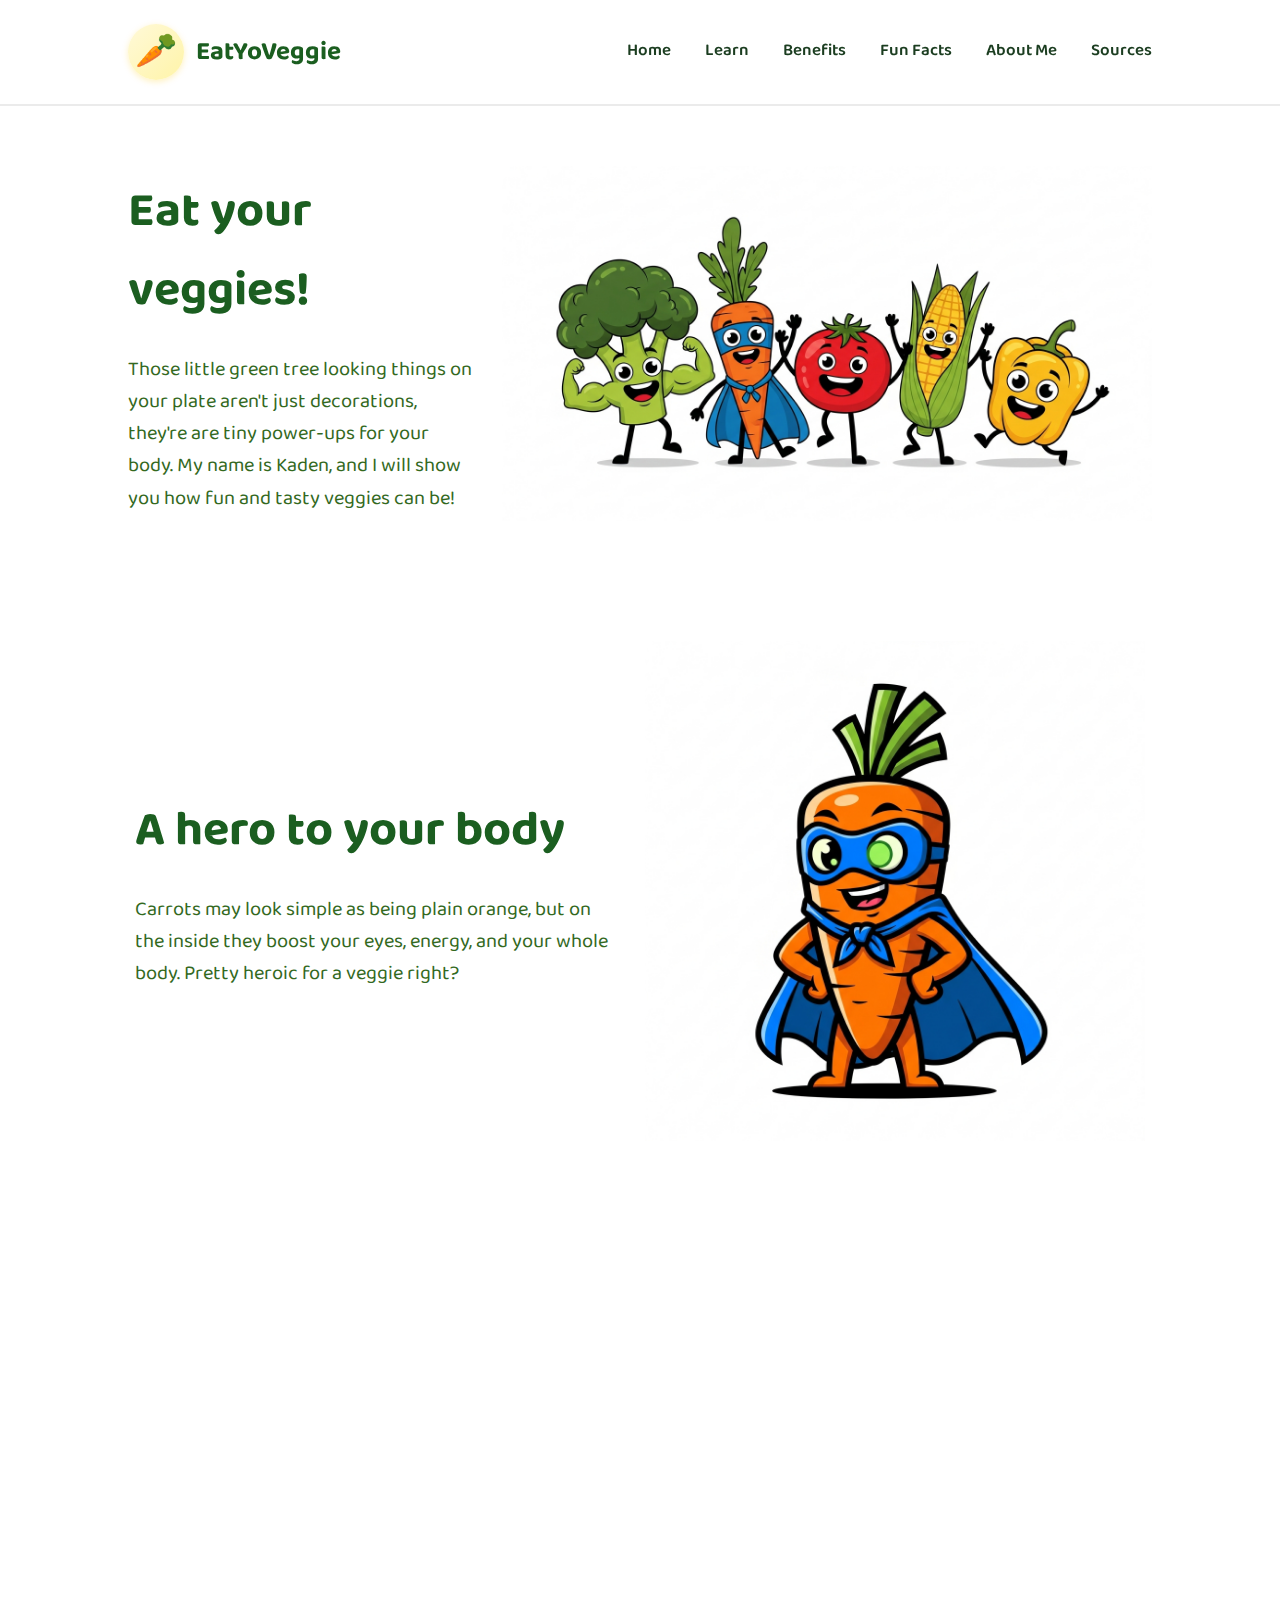
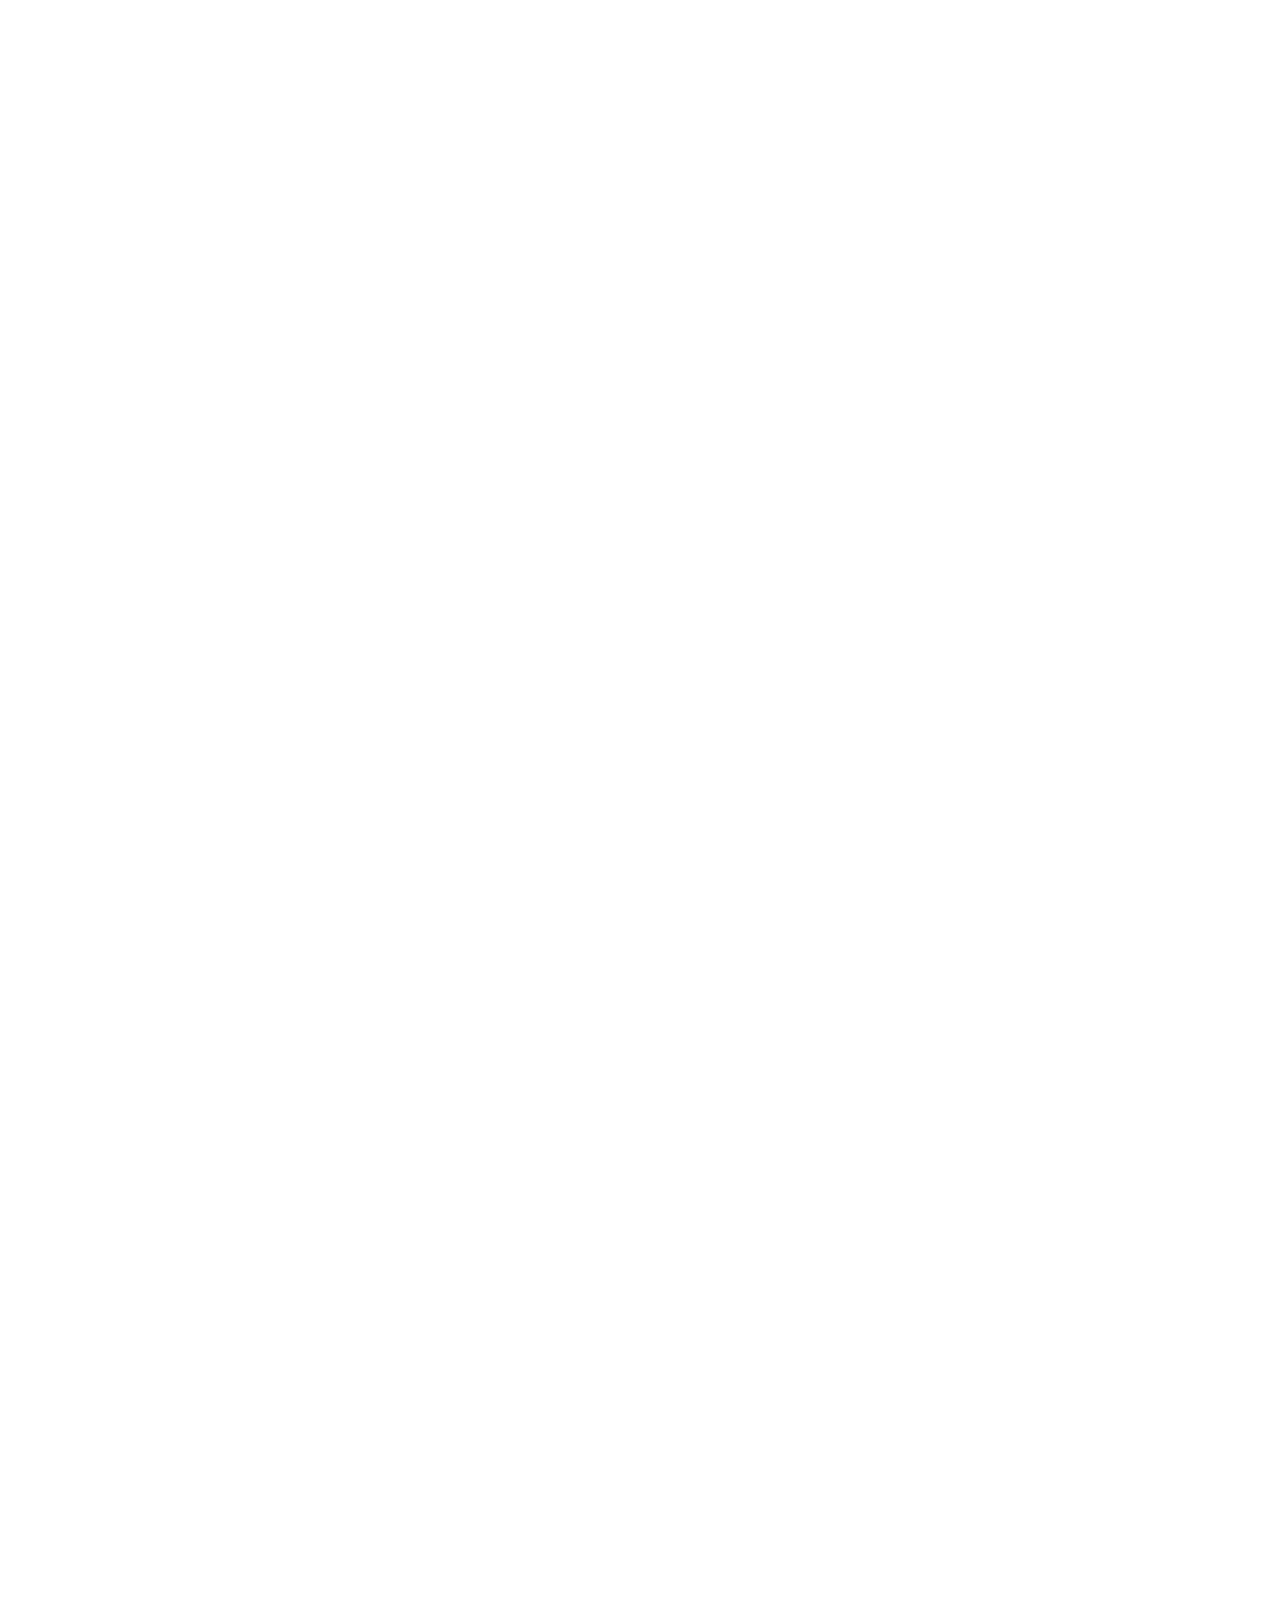
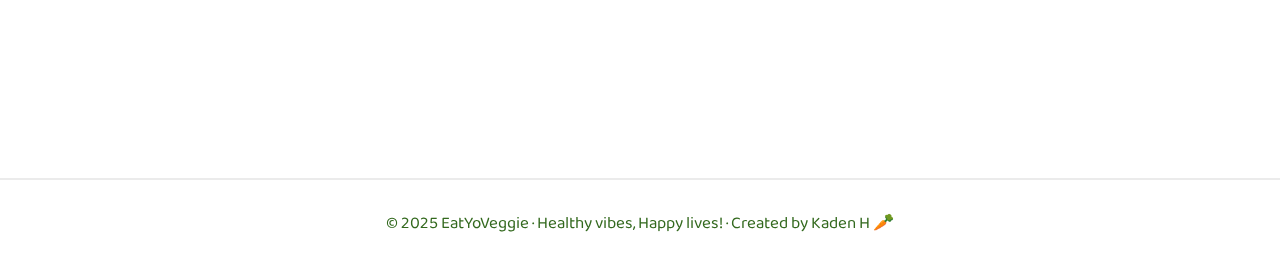
<file: index.html>
<!DOCTYPE html>
<html lang="en">
<head>
<meta charset="UTF-8">
<meta name="viewport" content="width=device-width, initial-scale=1.0">
<title>EatYoVeggie - Healthy vibes, happy lives!</title>
<link rel="icon" type="image/png" href="eatyoveggielogo.png">
<link href="https://fonts.googleapis.com/css2?family=Baloo+2:wght@600;700&display=swap" rel="stylesheet">

<style>
:root {
  --text: #1B5E20;
  --muted: #33691E;
  font-size: 13px;
}

/* GLOBAL RESET */
* { box-sizing: border-box; margin: 0; padding: 0; }
body {
  font-family: 'Baloo 2', sans-serif;
  color: var(--text);
  overflow-x: hidden;
  background: white;
  background-size: 300% 300%;
  animation: bgShift 18s ease infinite;
}

@keyframes bgShift {
  0%   { background-position: 0% 50%; }
  50%  { background-position: 100% 50%; }
  100% { background-position: 0% 50%; }
}

/* NAV BAR */
header {
  position: sticky;
  top: 0;
  z-index: 100;
  background: rgba(255,255,255,0.85);
  backdrop-filter: blur(8px);
  padding: 24px 10%; 
  display: flex;
  justify-content: space-between;
  align-items: center;
  border-bottom: 2px solid rgba(0,0,0,0.08);
}
.brand {
  display: flex;
  align-items: center;
  gap: 12px;
  font-weight: 700;
  font-size: 2rem;
}
.brand .cat {
  width: 56px;
  height: 56px;
  display: grid;
  place-items: center;
  font-size: 34px;
  background: linear-gradient(135deg, #FFF9D8, #FFF4A8);
  box-shadow: 0 2px 6px rgba(255, 200, 0, 0.25);
  border-radius:50%
}
nav { display: flex; gap: 34px; }
nav a {
  text-decoration: none;
  font-size: 1.3rem;
  font-weight: 600;
  color: #1B3D20;
  padding-bottom: 4px;
  position: relative;
  transition: 0.25s ease;
}
nav a::after {
  content: "";
  position: absolute;
  bottom: 0;
  left: 0;
  width: 0%;
  height: 3px;
  background: #2E7D32;
  transition: width 0.25s ease;
}
nav a:hover { color: #2E7D32; }
nav a:hover::after { width: 100%; }

/* SECTIONS */
.section {
  padding: 60px 10%;
  position: relative;
}

/* Default spacing (hero only) */
.with-img {
  display: flex;
  align-items: center;
  justify-content: center;
  gap: 30px;
}

/* Balanced spacing for all sections */
.section:nth-of-type(2) .with-img,
.section:nth-of-type(3) .with-img,
.section:nth-of-type(4) .with-img {
  gap: 30px;
}

/* Extra spacing for Kaden's Mission */
.section:nth-of-type(5) .with-img {
  gap: 60px;
}

.section:nth-of-type(5) .section-text {
  margin-left: 80px;
}

.alt-right { flex-direction: row-reverse; }

.section h1, .section h2 {
  font-size: 3.75rem;
  margin-bottom: 24px;
}
.section p {
  max-width: 480px;  /*change length of text boxes */
  color: var(--muted);
  font-size: 1.55rem;
  line-height: 1.6;
}

/* IMAGE SIZES */
.hero-img,
.first-img { max-width: 825px; }
.section-img { max-width: 600px; }

/* SCROLL ANIMATIONS */
.with-img img {
  opacity: 0;
  transform: translateY(30px) scale(0.96);
  transition: all 1.2s ease-out;
}
.section-text {
  opacity: 0;
  transform: translateY(30px);
  transition: all 1.2s ease-out;
}
.section.show img,
.section.show .section-text {
  opacity: 1;
  transform: translateY(0);
}

/* MOBILE */
@media(max-width:960px){
  .with-img { flex-direction: column; text-align: center; }
  .hero-img,
  .first-img,
  .section-img { max-width: 90%; }
}

/* FOOTER */
footer {
  text-align: center;
  padding: 30px 0;
  color: var(--muted);
  font-size: 1.3rem;
  border-top: 2px solid rgba(0,0,0,0.08);
  backdrop-filter: blur(4px);
}
</style>
</head>

<body>

<header>
  <div class="brand">
    <div class="cat">🥕</div>
    EatYoVeggie
  </div>

  <nav>
    <a href="index.html">Home</a>
    <a href="learn.html">Learn</a>
    <a href="benefits.html">Benefits</a>
    <a href="fun_facts.html">Fun Facts</a>
    <a href="about_me.html">About Me</a>
    <a href="source.html">Sources</a>
  </nav>
</header>

<main>

<section class="section with-img">
  <div class="section-text">
    <h1>Eat your veggies!</h1>
    <p>Those little green tree looking things on your plate aren't just decorations, they're are tiny power-ups for your body. My name is Kaden, and I will show you how fun and tasty veggies can be! </p>
  </div>
  <img class="hero-img" src="Veggie_Heros.png" width = "650" alt="Veggie Mascot">
</section>

<section class="section with-img">
  <div class="section-text">
    <h2>A hero to your body</h2>
    <p>Carrots may look simple as being plain orange, but on the inside they boost your eyes, energy, and your whole body. Pretty heroic for a veggie right?</p>
  </div>
  <img class="hero-img" src="Carrot_Hero.png" width="500" alt="Carrot Hero">
</section>

<section class="section with-img alt-right">
  <div class="section-text">
    <h2>Learn more fun facts!</h2>
    <p>Did you know carrots can make you run faster?
      Okay, not literally, but they do boost your eyes, energy, and focus. Pretty amazing for a tiny orange veggie, right?</p>
  </div>
  <img class="hero-img" src="Carrot_Bro.png" width="550" alt="Fun Facts">
</section>

<section class="section with-img">
  <div class="section-text">
    <h2>Health Benefits</h2>
    <p>Think veggies are weak? Tell that to our broccoli with biceps! Packed with vitamins, minerals, and natural energy. Veggies give you real strength, look at him! He never skips a day, and neither should you!</p>
  </div>
  <img class="section-img" src="Strong_brocoli.png" alt="Benefits">
</section>

<section class="section with-img alt-right">
  <div class="section-text">
    <h2>Kaden's Mission</h2>
    <p>Now, as a high school freshman, I want to share what I’ve learned and help others discover how delicious and beneficial vegetables can be. Maybe one day veggies won’t be leftovers on your plate, and you’ll see why your parents insisted on them. </p>
  </div>
  <img class="section-img" src="Kaden_Looking.png" width="500" alt="Kaden Mission">
</section>

</main>

<footer>
  © 2025 EatYoVeggie · Healthy vibes, Happy lives! · Created by Kaden H 🥕
</footer>

<script>
const sections = document.querySelectorAll('.section');
const observer = new IntersectionObserver((entries)=>{
  entries.forEach(entry=>{
    if(entry.isIntersecting){
      entry.target.classList.add('show');
    }
  });
},{threshold:0.75});

sections.forEach(sec => observer.observe(sec));
</script>

</body>
</html>
</file>
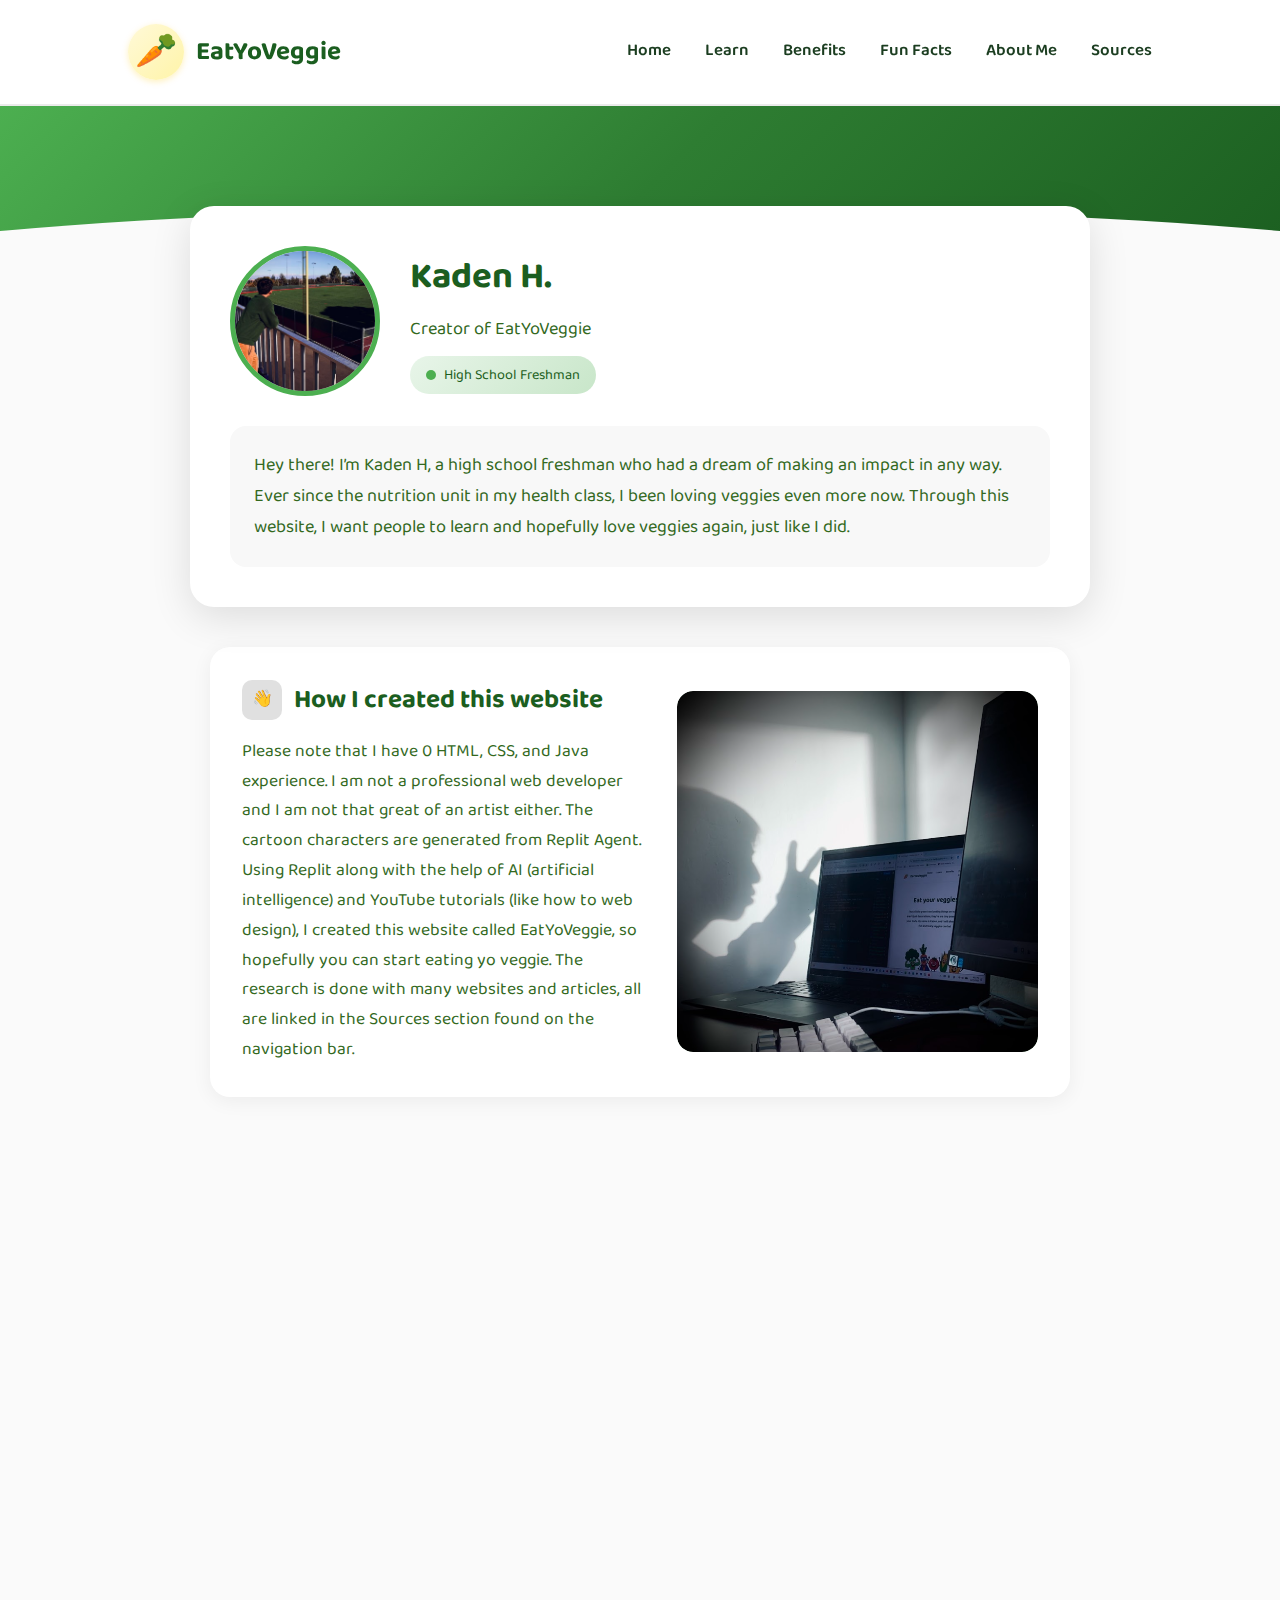
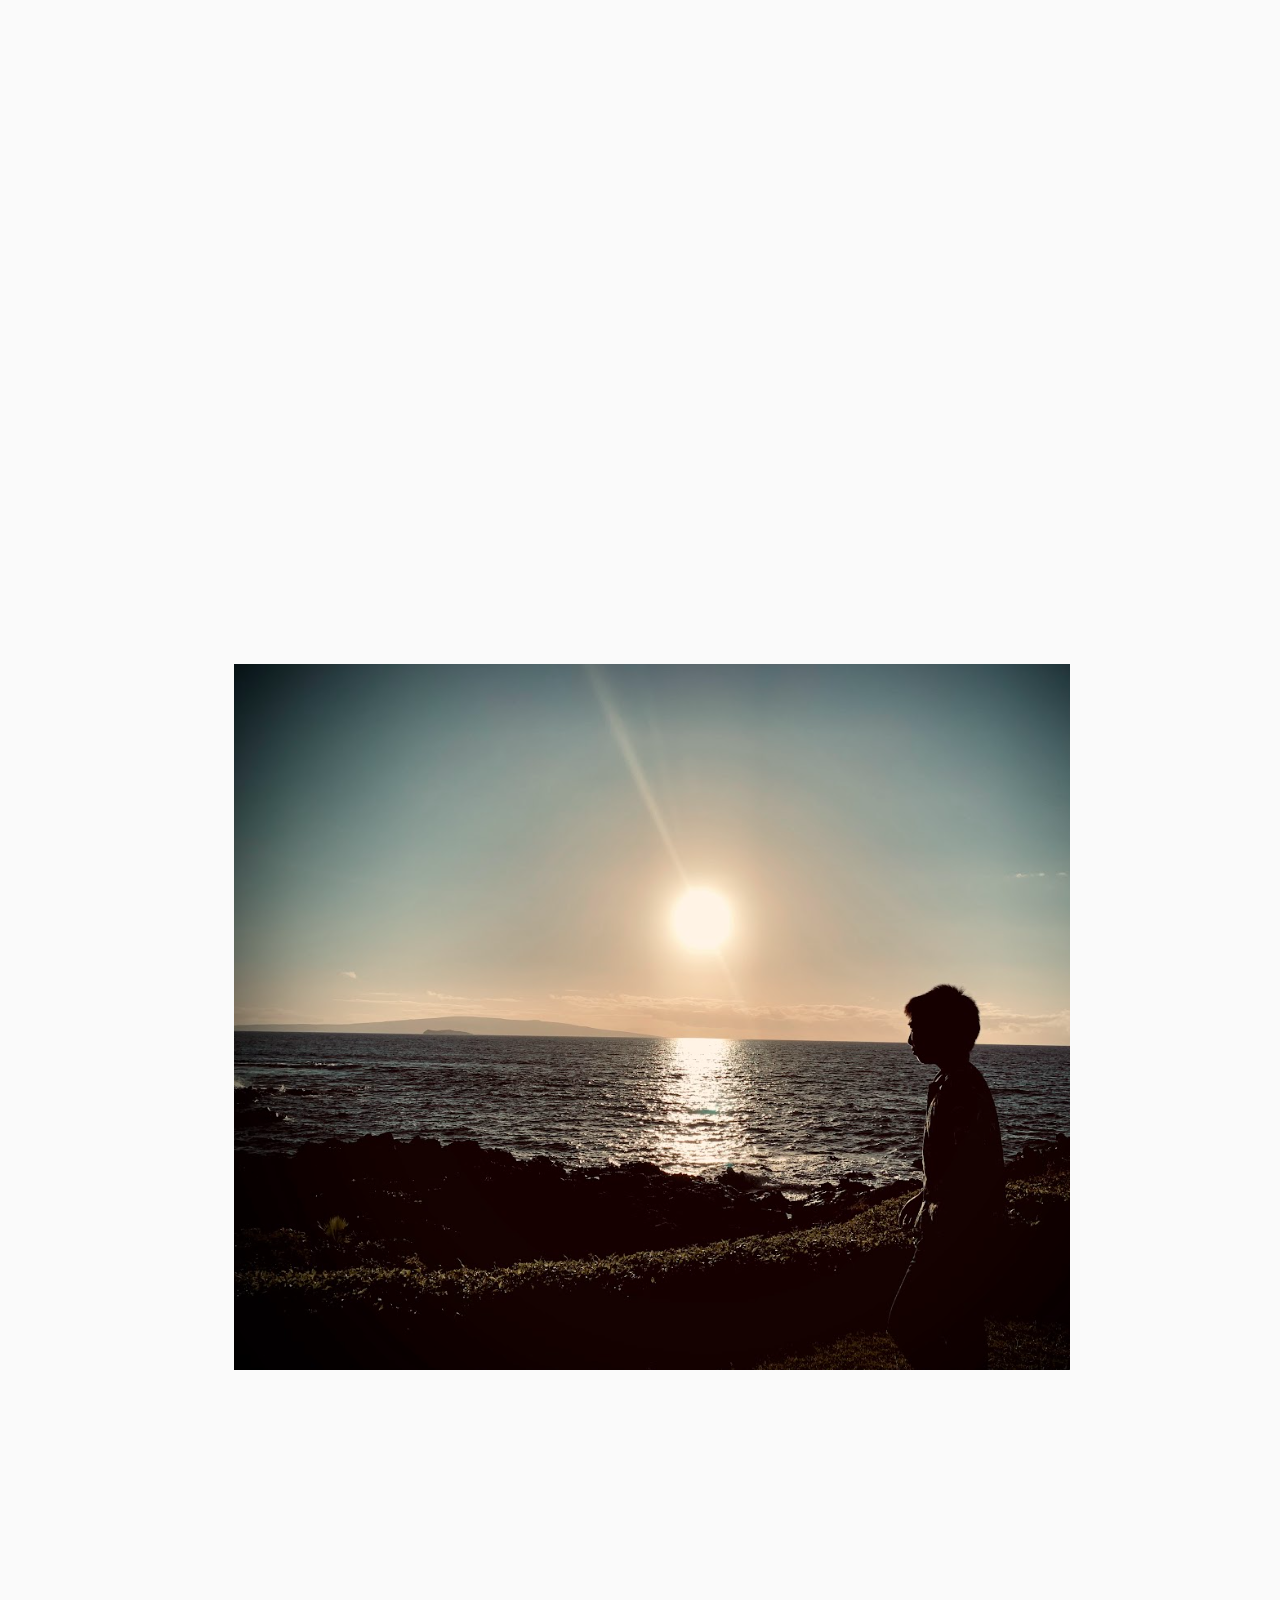
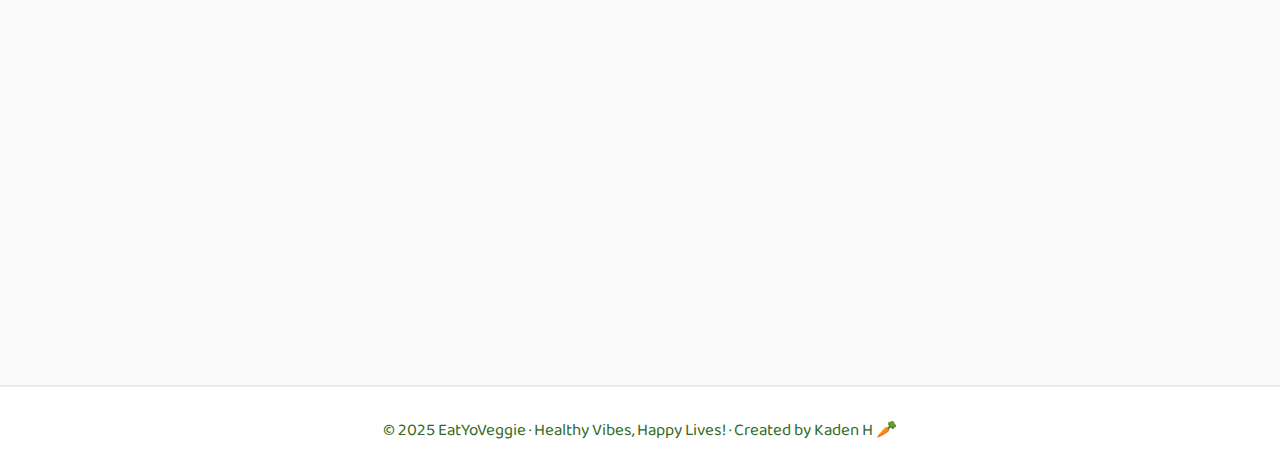
<file: about_me.html>
<!DOCTYPE html>
<html lang="en">
<head>
<meta charset="UTF-8">
<meta name="viewport" content="width=device-width, initial-scale=1.0">
<title>About Me • EatYoVeggie</title>
<link rel="icon" type="image/png" href="eatyoveggielogo.png">
<link href="https://fonts.googleapis.com/css2?family=Baloo+2:wght@600;700&display=swap" rel="stylesheet">

<style>
:root {
  --text: #1B5E20;
  --muted: #33691E;
  font-size: 13px;
}

* { box-sizing: border-box; margin: 0; padding: 0; }
body {
  font-family: 'Baloo 2', sans-serif;
  color: var(--text);
  overflow-x: hidden;
  background: #fafafa;
}

header {
  position: sticky;
  top: 0;
  z-index: 100;
  background: rgba(255,255,255,0.85);
  backdrop-filter: blur(8px);
  padding: 24px 10%; 
  display: flex;
  justify-content: space-between;
  align-items: center;
  border-bottom: 2px solid rgba(0,0,0,0.08);
}
.brand {
  display: flex;
  align-items: center;
  gap: 12px;
  font-weight: 700;
  font-size: 2rem;
}
.brand .cat {
  width: 56px;
  height: 56px;
  display: grid;
  place-items: center;
  font-size: 34px;
  background: linear-gradient(135deg, #FFF9D8, #FFF4A8);
  box-shadow: 0 2px 6px rgba(255, 200, 0, 0.25);
  border-radius:50%
}
nav { display: flex; gap: 34px; }
nav a {
  text-decoration: none;
  font-size: 1.3rem;
  font-weight: 600;
  color: #1B3D20;
  padding-bottom: 4px;
  position: relative;
  transition: 0.25s ease;
}
nav a::after {
  content: "";
  position: absolute;
  bottom: 0;
  left: 0;
  width: 0%;
  height: 3px;
  background: #2E7D32;
  transition: width 0.25s ease;
}
nav a:hover { color: #2E7D32; }
nav a:hover::after { width: 100%; }

.profile-header {
  background: linear-gradient(135deg, #4CAF50 0%, #2E7D32 50%, #1B5E20 100%);
  padding: 60px 10% 120px;
  position: relative;
}
.profile-header::after {
  content: "";
  position: absolute;
  bottom: -1px;
  left: 0;
  right: 0;
  height: 80px;
  background: #fafafa;
  clip-path: ellipse(70% 100% at 50% 100%);
}

.profile-card {
  max-width: 900px;
  margin: -80px auto 40px;
  background: white;
  border-radius: 24px;
  box-shadow: 0 10px 40px rgba(0,0,0,0.12);
  padding: 40px;
  position: relative;
  z-index: 10;
}

.profile-top {
  display: flex;
  align-items: center;
  gap: 30px;
  margin-bottom: 30px;
}

.profile-pic {
  width: 150px;
  height: 150px;
  border-radius: 50%;
  border: 5px solid #4CAF50;
  object-fit: cover;
  background: linear-gradient(135deg, #E8F5E9, #C8E6C9);
  display: flex;
  align-items: center;
  justify-content: center;
  font-size: 4rem;
  flex-shrink: 0;
}
.profile-pic img {
  width: 100%;
  height: 100%;
  border-radius: 50%;
  object-fit: cover;
}

.profile-info h1 {
  font-size: 2.8rem;
  margin-bottom: 8px;
}
.profile-info .tagline {
  font-size: 1.4rem;
  color: var(--muted);
}
.profile-info .status {
  display: inline-flex;
  align-items: center;
  gap: 8px;
  margin-top: 12px;
  padding: 8px 16px;
  background: linear-gradient(135deg, #E8F5E9, #C8E6C9);
  border-radius: 20px;
  font-size: 1.1rem;
}
.profile-info .status::before {
  content: "";
  width: 10px;
  height: 10px;
  background: #4CAF50;
  border-radius: 50%;
}

.profile-description {
  padding: 24px;
  background: #f8f8f8;
  border-radius: 16px;
  font-size: 1.4rem;
  line-height: 1.7;
  color: var(--muted);
}

.section-container {
  max-width: 900px;
  margin: 0 auto 40px;
  padding: 0 20px;
}

.about-section {
  background: white;
  border-radius: 20px;
  padding: 32px;
  margin-bottom: 24px;
  box-shadow: 0 4px 20px rgba(0,0,0,0.06);
  opacity: 0;
  transform: translateY(20px);
  transition: all 0.6s ease;
}
.about-section.show {
  opacity: 1;
  transform: translateY(0);
}

.about-section h2 {
  font-size: 2rem;
  margin-bottom: 16px;
  display: flex;
  align-items: center;
  gap: 12px;
}
.about-section h2 .icon {
  width: 40px;
  height: 40px;
  background: #e0e0e0; 
  border-radius: 10px;
  display: grid;
  place-items: center;
  font-size: 1.3rem;
}

.about-section p, .about-section ul {
  font-size: 1.35rem;
  line-height: 1.7;
  color: var(--muted);
}

.about-section ul {
  list-style: none;
  padding-left: 0;
}
.about-section ul li {
  padding: 8px 0;
  padding-left: 28px;
  position: relative;
}
.about-section ul li::before {
  content: "🥬";
  position: absolute;
  left: 0;
}

.about-with-image {
  display: flex;
  flex-wrap: wrap;
  gap: 24px;
  align-items: center;
}

.about-with-image .about-content {
  flex: 1 1 300px;
}

.about-with-image .image-holder {
  flex: 1 1 250px;
  max-width: 400px;
  aspect-ratio: 1 / 1;
  background: linear-gradient(135deg, #E8F5E9, #C8E6C9);
  border-radius: 16px;
  display: flex;
  align-items: center;
  justify-content: center;
  overflow: hidden;
}

.about-with-image .image-holder img {
  width: 100%;
  height: 100%;
  object-fit: cover;
  border-radius: 16px;
}

.rect-image-holder {
  width: 100%;
  max-width: 900px;
  margin: 20px auto;
  border-radius: 16px;
  overflow: hidden;
  padding: 24px;
}

/* Hobbies Section - Tilt Right */
.about-hobbies {
  display: flex;
  align-items: flex-start;
  gap: 30px;
  flex-wrap: wrap;
}

.about-hobbies .about-content {
  flex: 1 1 300px;
}

.hobby-images {
  flex: 1 1 300px;
  display: flex;
  gap: -40px; /* overlap effect */
  justify-content: flex-end;
  perspective: 1000px;
}

.hobby-img {
  width: 120px;
  height: 200px;
  background-size: cover;
  background-position: center;
  border-radius: 16px;
  transform: rotate(8deg); /* tilt right */
  transition: transform 0.4s ease, z-index 0.4s ease;
  cursor: pointer;
  box-shadow: 0 6px 18px rgba(0,0,0,0.15);
  flex-shrink: 0;
}

.hobby-img:nth-child(1) { transform: rotate(8deg); }
.hobby-img:nth-child(2) { transform: rotate(10deg); }
.hobby-img:nth-child(3) { transform: rotate(12deg); }

.hobby-img:hover {
  transform: rotate(0deg) scale(2);
  z-index: 10;
}

footer {
  text-align: center;
  padding: 30px 0;
  color: var(--muted);
  font-size: 1.3rem;
  border-top: 2px solid rgba(0,0,0,0.08);
  background: white;
}

@media(max-width:768px){
  .profile-top { flex-direction: column; text-align: center; }
  .profile-pic { width: 120px; height: 120px; }
  .profile-card { margin-top: -60px; padding: 24px; }
  .about-with-image, .about-hobbies { flex-direction: column; }
  .hobby-images { justify-content: center; gap: 20px; }
}
</style>
</head>

<body>

<header>
  <div class="brand">
    <div class="cat">🥕</div>
    EatYoVeggie
  </div>

  <nav>
    <a href="index.html">Home</a>
    <a href="learn.html">Learn</a>
    <a href="benefits.html">Benefits</a>
    <a href="fun_facts.html">Fun Facts</a>
    <a href="about_me.html">About Me</a>
    <a href="source.html">Sources</a>
  </nav>
</header>

<div class="profile-header"></div>

<main>

<section class="profile-card">
  <div class="profile-top">
    <div class="profile-pic">
      <img src="Kaden_Looking.png" alt="Profile Picture" onerror="this.style.display='none'; this.parentElement.innerHTML='🧑‍🌾';">
    </div>
    <div class="profile-info">
      <h1>Kaden H.</h1>
      <div class="tagline">Creator of EatYoVeggie</div>
      <div class="status">High School Freshman</div>
    </div>
  </div>

  <div class="profile-description">
    <p>Hey there! I’m Kaden H, a high school freshman who had a dream of making an impact in any way. Ever since the nutrition unit in my health class, I been loving veggies even more now. Through this website, I want people to learn and hopefully love veggies again, just like I did. </p>
  </div>
</section>

<div class="section-container">

  <section class="about-section about-with-image">
    <div class="about-content">
      <h2><span class="icon">👋</span> How I created this website</h2>
      <p>Please note that I have 0 HTML, CSS, and Java experience. I am not a professional web developer and I am not that great of an artist either. The cartoon characters are generated from Replit Agent. Using Replit along with the help of AI (artificial intelligence) and YouTube tutorials (like how to web design), I created this website called EatYoVeggie, so hopefully you can start eating yo veggie. The research is done with many websites and articles, all are linked in the Sources section found on the navigation bar.</p>
    </div>
    <div class="image-holder">
      <img src="about_me_kadenworking.png" alt="Website creation image">
    </div>
  </section>

  <!-- Hobbies Section with Tilted Right Images -->
  <section class="about-section about-hobbies">
    <div class="about-content">
      <h2><span class="icon">❤️</span> My Hobbies</h2>
      <ul>
        <li>I play basketball, table tennis, and Badminton</li>
        <li>I also play the clarinet</li>
        <li>I learn Spanish on Duolingo</li>
        <li>I also like to chat with friends</li>
        <li>I like biking on sunny days</li>
      </ul>
    </div>
    <div class="hobby-images">
      <div class="hobby-img" style="background-image: url('about_me_basketball.png');"></div>
      <div class="hobby-img" style="background-image: url('about_me_bike.png');"></div>
      <div class="hobby-img" style="background-image: url('about_me_duolingo.png');"></div>
    </div>
  </section>

  <section class="about-section">
    <h2><span class="icon">💡</span> What Inspired Me</h2>
    <p>I noticed a lot of teenagers and children don’t like to eat their veggies, and I used to be like them. After learning about all the amazing things veggies can provide for our bodies. I didn’t wait; I immediately got started with the project, even without the programming experience for web development. Some days, I stayed up until 1:00 am working on this project on a school day because I was so eager to make this website come true. </p>
  </section>

  <section class="about-section about-with-image">
    <div class="about-content">
      <h2><span class="icon">🎯</span> My Goals</h2>
      <ul>
        <li>Help the community like vegetables even more.</li>
        <li>Inspire younger kids to eat more nutritious food.</li>
        <li>Make the website better over time with feedback!</li>
      </ul>
    </div>
    <div class="image-holder">
      <img src="goals_reaching.png" alt="Reaching for goals">
    </div>
  </section>

  <div class="rect-image-holder">
    <img src="about_me_kadenbeach.png" alt="Rectangular image">
  </div>

  <!-- FEEDBACK SECTION -->
  <section class="about-section">
    <h2><span class="icon">😃</span> Feedback & Suggestions</h2>
    <p>Since this is my first website, I would love to hear your feedback and suggestions to make it even better. Feel free to reach out, and I’m always open to new ideas. After all, great minds think alike!</p>
    <ul>
      <li>Fill out the feedback form here:  
        <a href="https://docs.google.com/forms/d/e/1FAIpQLSf5bQq1Xbr4ItXiLYpEK9LoMu7AsOX_rrXsm9eaP6ijD-467Q/viewform?usp=sharing&ouid=102776437435832722917" target="_blank">
          Google Feedback Form
        </a>
      </li>
      <li>Email me at:  
        <a href="https://mail.google.com/mail/?view=cm&to=kadeneatyoveggie1127@gmail.com" target="_blank">
          kadeneatyoveggie1127@gmail.com
        </a>
      </li>
    </ul>
  </section>

  <!-- SOURCES SECTION -->
  <section class="about-section rect-image-holder">
    <h2><span class="icon">📚</span> Sources</h2>
    <p>Click below to access the <strong>Sources</strong> page, where you can find all the websites and articles I used to research and create EatYoVeggie.</p>
    <a href="source.html" style="display:inline-block; margin-top:16px; padding:12px 24px; background:#4CAF50; color:white; border-radius:12px; text-decoration:none; font-weight:600; transition:0.3s ease;">
      Go to Sources Page
    </a>
  </section>

</div>

</main>

<footer>
  © 2025 EatYoVeggie · Healthy Vibes, Happy Lives! · Created by Kaden H 🥕
</footer>

<script>
const sections = document.querySelectorAll('.about-section');
const observer = new IntersectionObserver((entries)=>{
  entries.forEach(entry => {
    if(entry.isIntersecting){
      entry.target.classList.add('show');
    }
  });
},{threshold: 0.2});

sections.forEach(sec => observer.observe(sec));
</script>

</body>
</html>
</file>
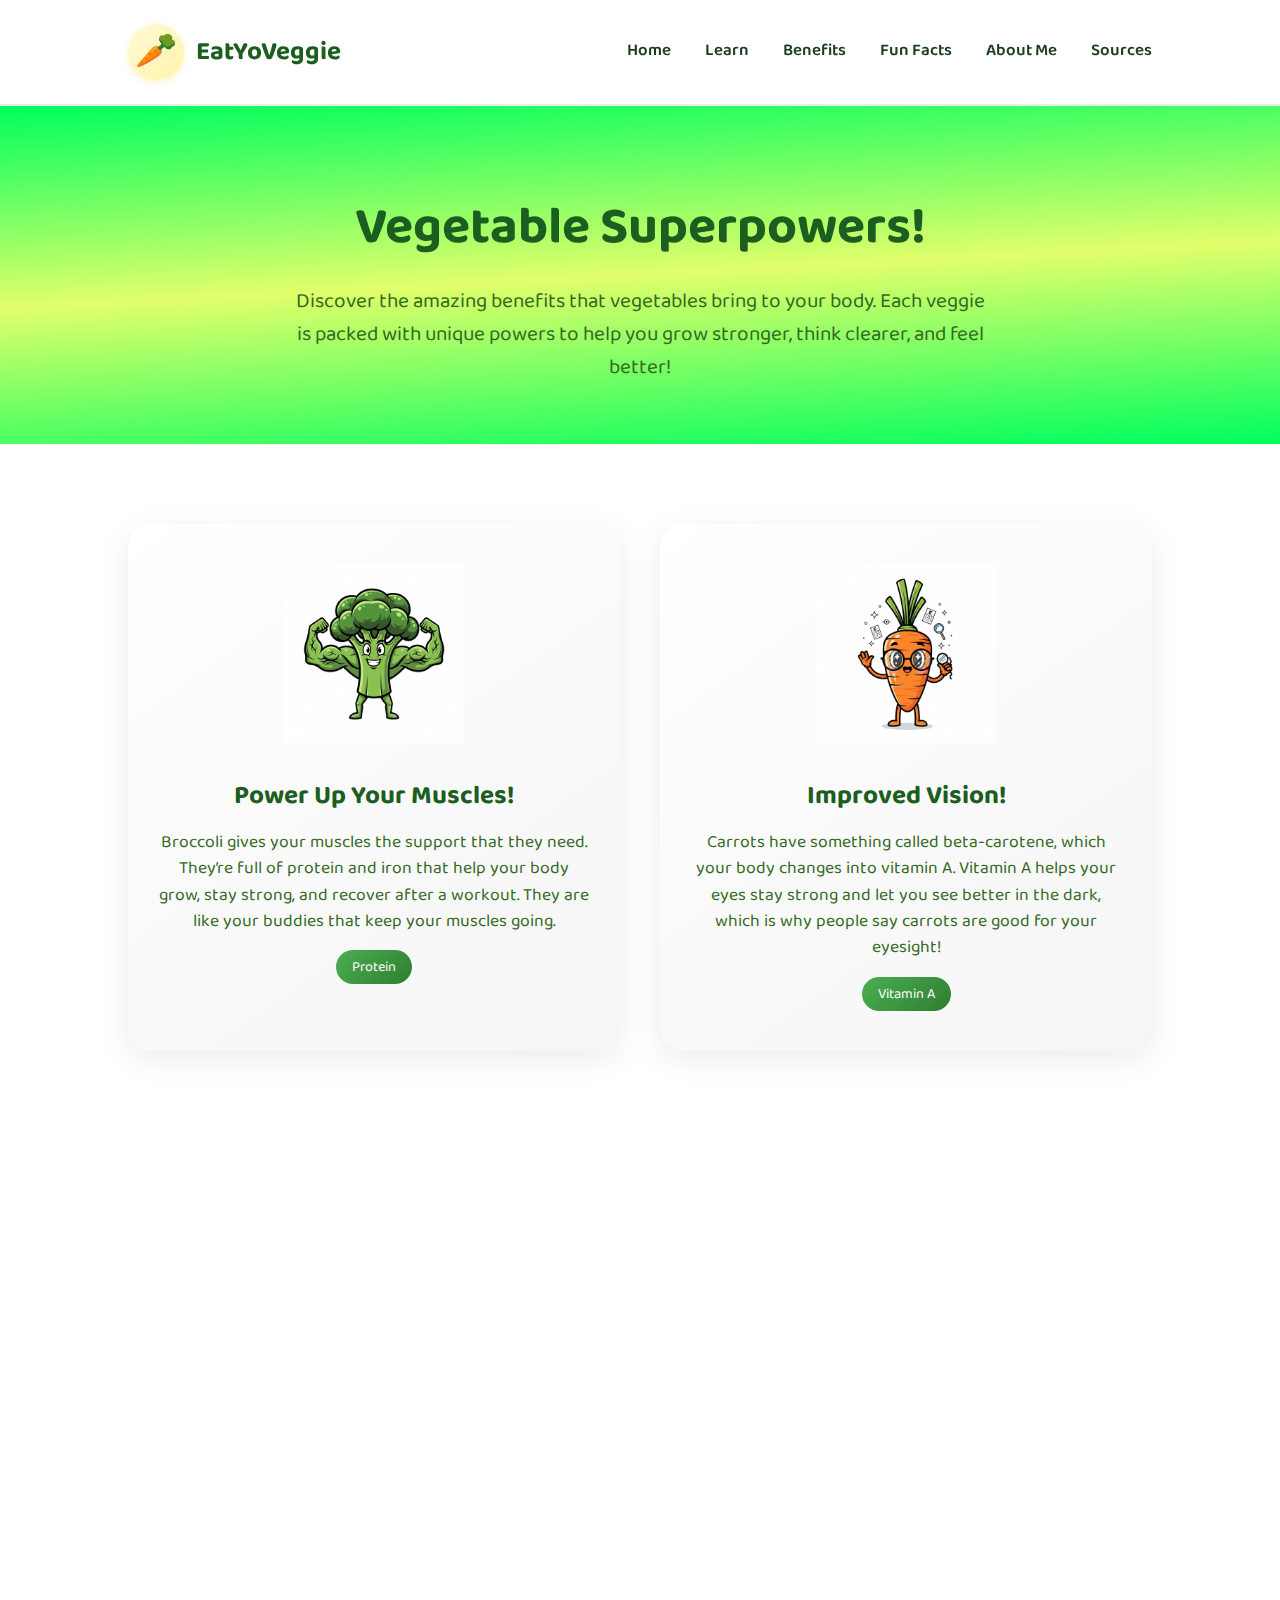
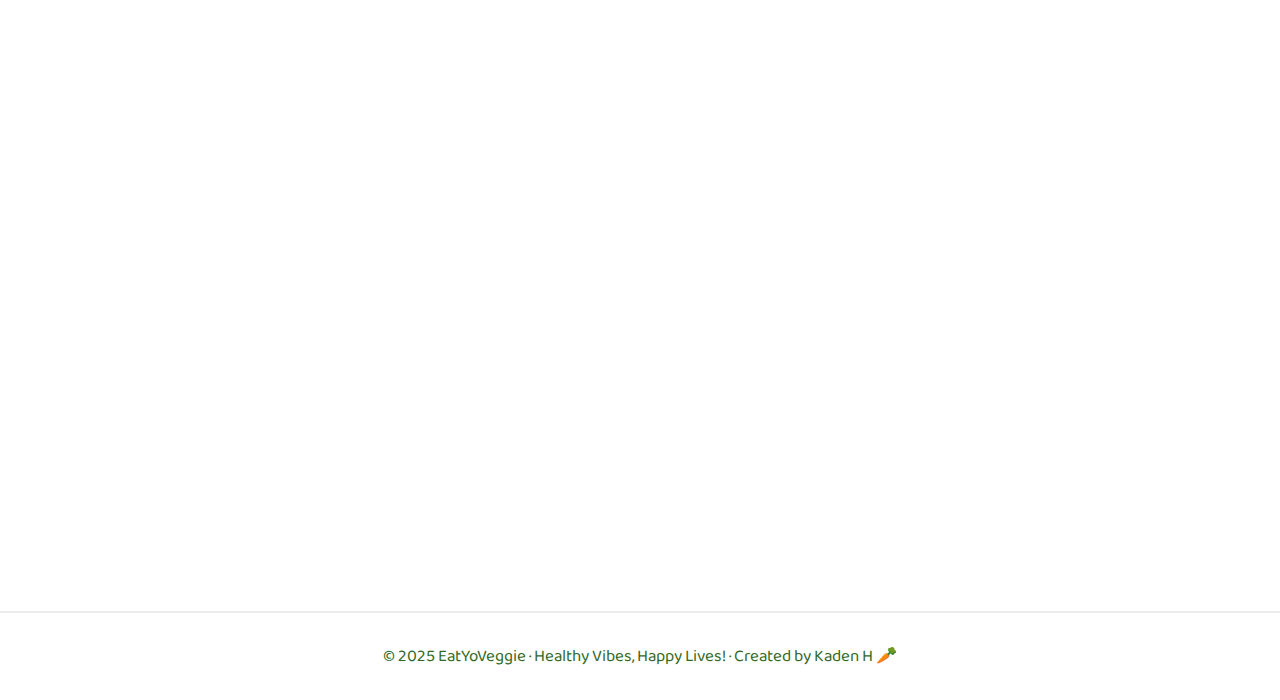
<file: benefits.html>
<!DOCTYPE html>
<html lang="en">
<head>
<meta charset="UTF-8">
<meta name="viewport" content="width=device-width, initial-scale=1.0">
<title>Benefits • EatYoVeggie</title>
<link rel="icon" type="image/png" href="eatyoveggielogo.png">
<link href="https://fonts.googleapis.com/css2?family=Baloo+2:wght@600;700&display=swap" rel="stylesheet">

<style>
:root {
  --text: #1B5E20;
  --muted: #33691E;
  font-size: 13px;
}

* { box-sizing: border-box; margin: 0; padding: 0; }
body {
  font-family: 'Baloo 2', sans-serif;
  color: var(--text);
  overflow-x: hidden;
  background: white;
  background-size: 300% 300%;
  animation: bgShift 18s ease infinite;
}

@keyframes bgShift {
  0%   { background-position: 0% 50%; }
  50%  { background-position: 100% 50%; }
  100% { background-position: 0% 50%; }
}

header {
  position: sticky;
  top: 0;
  z-index: 100;
  background: rgba(255,255,255,0.85);
  backdrop-filter: blur(8px);
  padding: 24px 10%; 
  display: flex;
  justify-content: space-between;
  align-items: center;
  border-bottom: 2px solid rgba(0,0,0,0.08);
}
.brand {
  display: flex;
  align-items: center;
  gap: 12px;
  font-weight: 700;
  font-size: 2rem;
}
.brand .cat {
  width: 56px;
  height: 56px;
  display: grid;
  place-items: center;
  font-size: 34px;
  background: linear-gradient(135deg, #FFF9D8, #FFF4A8);
  box-shadow: 0 2px 6px rgba(255, 200, 0, 0.25);
  border-radius:50%
}
nav { display: flex; gap: 34px; }
nav a {
  text-decoration: none;
  font-size: 1.3rem;
  font-weight: 600;
  color: #1B3D20;
  padding-bottom: 4px;
  position: relative;
  transition: 0.25s ease;
}
nav a::after {
  content: "";
  position: absolute;
  bottom: 0;
  left: 0;
  width: 0%;
  height: 3px;
  background: #2E7D32;
  transition: width 0.25s ease;
}
nav a:hover { color: #2E7D32; }
nav a:hover::after { width: 100%; }

.hero-banner {
  text-align: center;
  padding: 80px 10% 60px;
  /*background: radial-gradient(circle,rgba(218, 255, 201, 1) 19%, rgba(156, 255, 177, 1) 75%, rgba(162, 255, 148, 1) 93%); */
  background: #00ff5e;
  background: linear-gradient(177deg, rgba(0, 255, 94, 1) 0%, rgba(225, 255, 107, 1) 50%, rgba(0, 255, 94, 1) 100%);
}
.hero-banner h1 {
  font-size: 4rem;
  margin-bottom: 16px;
}
.hero-banner p {
  font-size: 1.6rem;
  color: var(--muted);
  max-width: 700px;
  margin: 0 auto;
}

.benefits-grid {
  display: grid;
  grid-template-columns: repeat(auto-fit, minmax(320px, 1fr));
  gap: 40px;
  padding: 80px 10%;
}

.benefit-card {
  background: linear-gradient(145deg, #ffffff, #f5f5f5);
  border-radius: 24px;
  padding: 40px 30px;
  text-align: center;
  box-shadow: 0 8px 32px rgba(0,0,0,0.08);
  transition: transform 0.4s ease, box-shadow 0.4s ease;
  opacity: 0;
  transform: translateY(40px);
}
.benefit-card.show {
  opacity: 1;
  transform: translateY(0);
}
.benefit-card:hover {
  transform: translateY(-8px);
  box-shadow: 0 16px 48px rgba(0,0,0,0.12);
}

.benefit-card img {
  width: 180px;
  height: 180px;
  object-fit: contain;
  margin-bottom: 24px;
  transition: transform 0.3s ease;
}
.benefit-card:hover img {
  transform: scale(1.08);
}

.benefit-card h3 {
  font-size: 2rem;
  margin-bottom: 12px;
  color: var(--text);
}
.benefit-card p {
  font-size: 1.35rem;
  color: var(--muted);
  line-height: 1.5;
}

.benefit-highlight {
  display: inline-block;
  background: linear-gradient(135deg, #4CAF50, #2E7D32);
  color: white;
  padding: 6px 16px;
  border-radius: 20px;
  font-size: 1.1rem;
  margin-top: 16px;
}

.cta-section {
  text-align: center;
  padding: 80px 10%;
  background: linear-gradient(135deg, #C8E6C9 0%, #A5D6A7 100%);
}
.cta-section h2 {
  font-size: 3rem;
  margin-bottom: 20px;
}
.cta-section p {
  font-size: 1.5rem;
  color: var(--muted);
  max-width: 600px;
  margin: 0 auto;
}

footer {
  text-align: center;
  padding: 30px 0;
  color: var(--muted);
  font-size: 1.3rem;
  border-top: 2px solid rgba(0,0,0,0.08);
}

@media(max-width:768px){
  .benefits-grid { grid-template-columns: 1fr; padding: 40px 5%; }
  .hero-banner h1 { font-size: 2.8rem; }
}
</style>
</head>

<body>

<header>
  <div class="brand">
    <div class="cat">🥕</div>
    EatYoVeggie
  </div>

  <nav>
    <a href="index.html">Home</a>
    <a href="learn.html">Learn</a>
    <a href="benefits.html">Benefits</a>
    <a href="fun_facts.html">Fun Facts</a>
    <a href="about_me.html">About Me</a>
    <a href="source.html">Sources</a>
  </nav>
</header>

<section class="hero-banner">
  <h1>Vegetable Superpowers!</h1>
  <p>Discover the amazing benefits that vegetables bring to your body. Each veggie is packed with unique powers to help you grow stronger, think clearer, and feel better!</p>
</section>

<main class="benefits-grid">

  <article class="benefit-card">
    <img src="benefit_strength.png" alt="Strong Broccoli">
    <h3>Power Up Your Muscles!</h3>
    <p>Broccoli gives your muscles the support that they need. They’re full of protein and iron that help your body grow, stay strong, and recover after a workout. They are like your buddies that keep your muscles going.</p>
    <span class="benefit-highlight">Protein</span>
  </article>

  <article class="benefit-card">
    <img src="benefit_vision.png" alt="Carrot Vision">
    <h3>Improved Vision!</h3>
    <p>Carrots have something called beta-carotene, which your body changes into vitamin A. Vitamin A helps your eyes stay strong and let you see better in the dark, which is why people say carrots are good for your eyesight! </p>
    <span class="benefit-highlight">Vitamin A</span>
  </article>

  <article class="benefit-card">
    <img src="benefit_energy.png" alt="Spinach Energy">
    <h3>Stay Energized!</h3>
    <p>Spinach is packed with iron and vitamin B, which your body uses to turn food into energy. Eating these leafy greens helps you stay strong, active, and full of energy all day long, like a superhero in the making!</p>
    <span class="benefit-highlight">Iron</span>
  </article>

  <article class="benefit-card">
    <img src="benefit_heart.png" alt="Tomato Heart">
    <h3>Healthy Heart!</h3>
    <p>Tomatoes have lycopene, a strong antioxidant that helps keep your heart healthy. Red veggies are like friendly helpers for your heart!</p>
    <span class="benefit-highlight">Lycopene</span>
  </article>

  <article class="benefit-card">
    <img src="benefit_immune.png" alt="Pepper Immunity">
    <h3>Shield Against Sickness!</h3>
    <p>Peppers and citrus veggies are full of vitamin C, which helps your immune system stay strong and shield against germs and colds! </p>
    <span class="benefit-highlight">Vitamin C</span>
  </article>

  <article class="benefit-card">
    <img src="Protecting_veggies.png" alt="Pepper Immunity">
    <h3>All-Around Health</h3>
    <p>Vegetables are packed with vitamins, minerals, and fiber that keep your body strong and healthy. Eating a variety of vegetables boosts your energy, supports your immune system, and helps your brain stay sharp.</p>
    <span class="benefit-highlight">All of the above</span>
  </article>

</main>

<footer>
  © 2025 EatYoVeggie · Healthy Vibes, Happy Lives! · Created by Kaden H 🥕
</footer>

<script>
const cards = document.querySelectorAll('.benefit-card');
const observer = new IntersectionObserver((entries)=>{
  entries.forEach((entry, index) => {
    if(entry.isIntersecting){
      setTimeout(() => {
        entry.target.classList.add('show');
      }, index * 100);
    }
  });
},{threshold: 0.2});

cards.forEach(card => observer.observe(card));
</script>

</body>
</html>
</file>
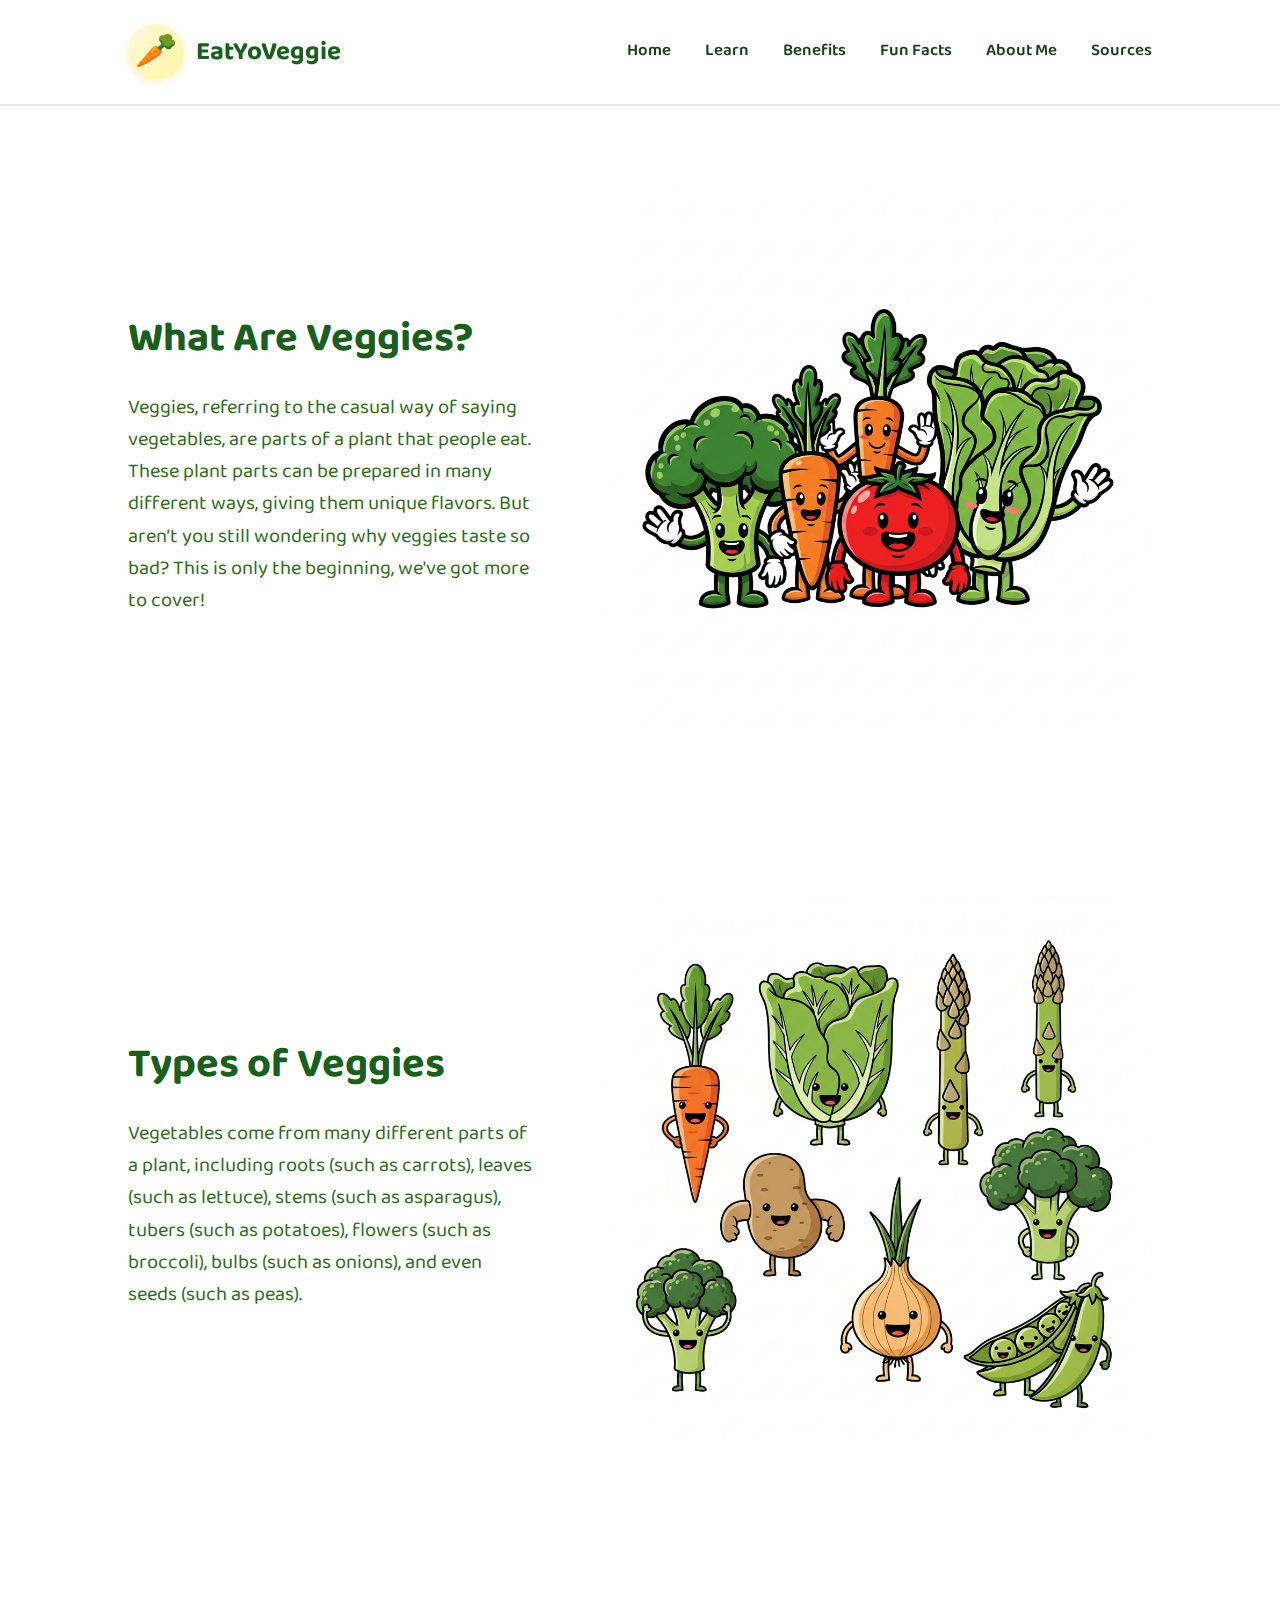
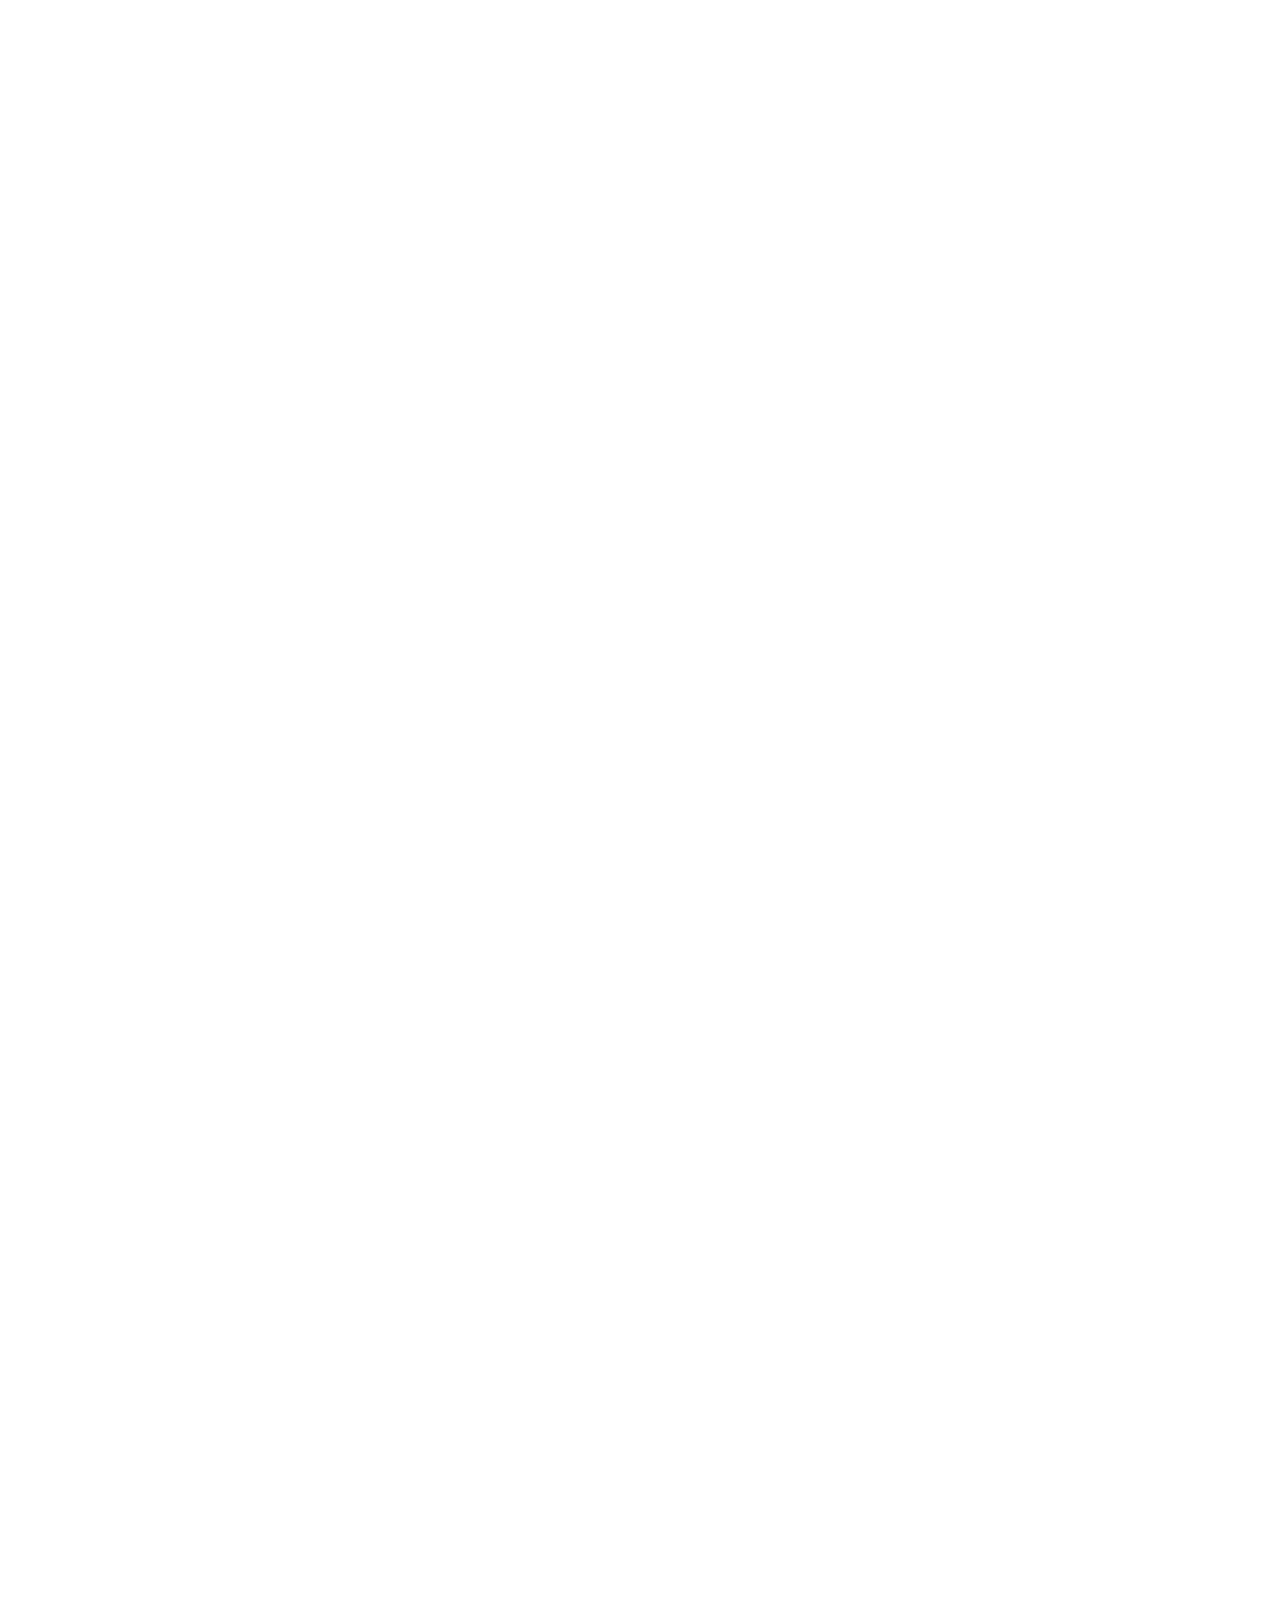
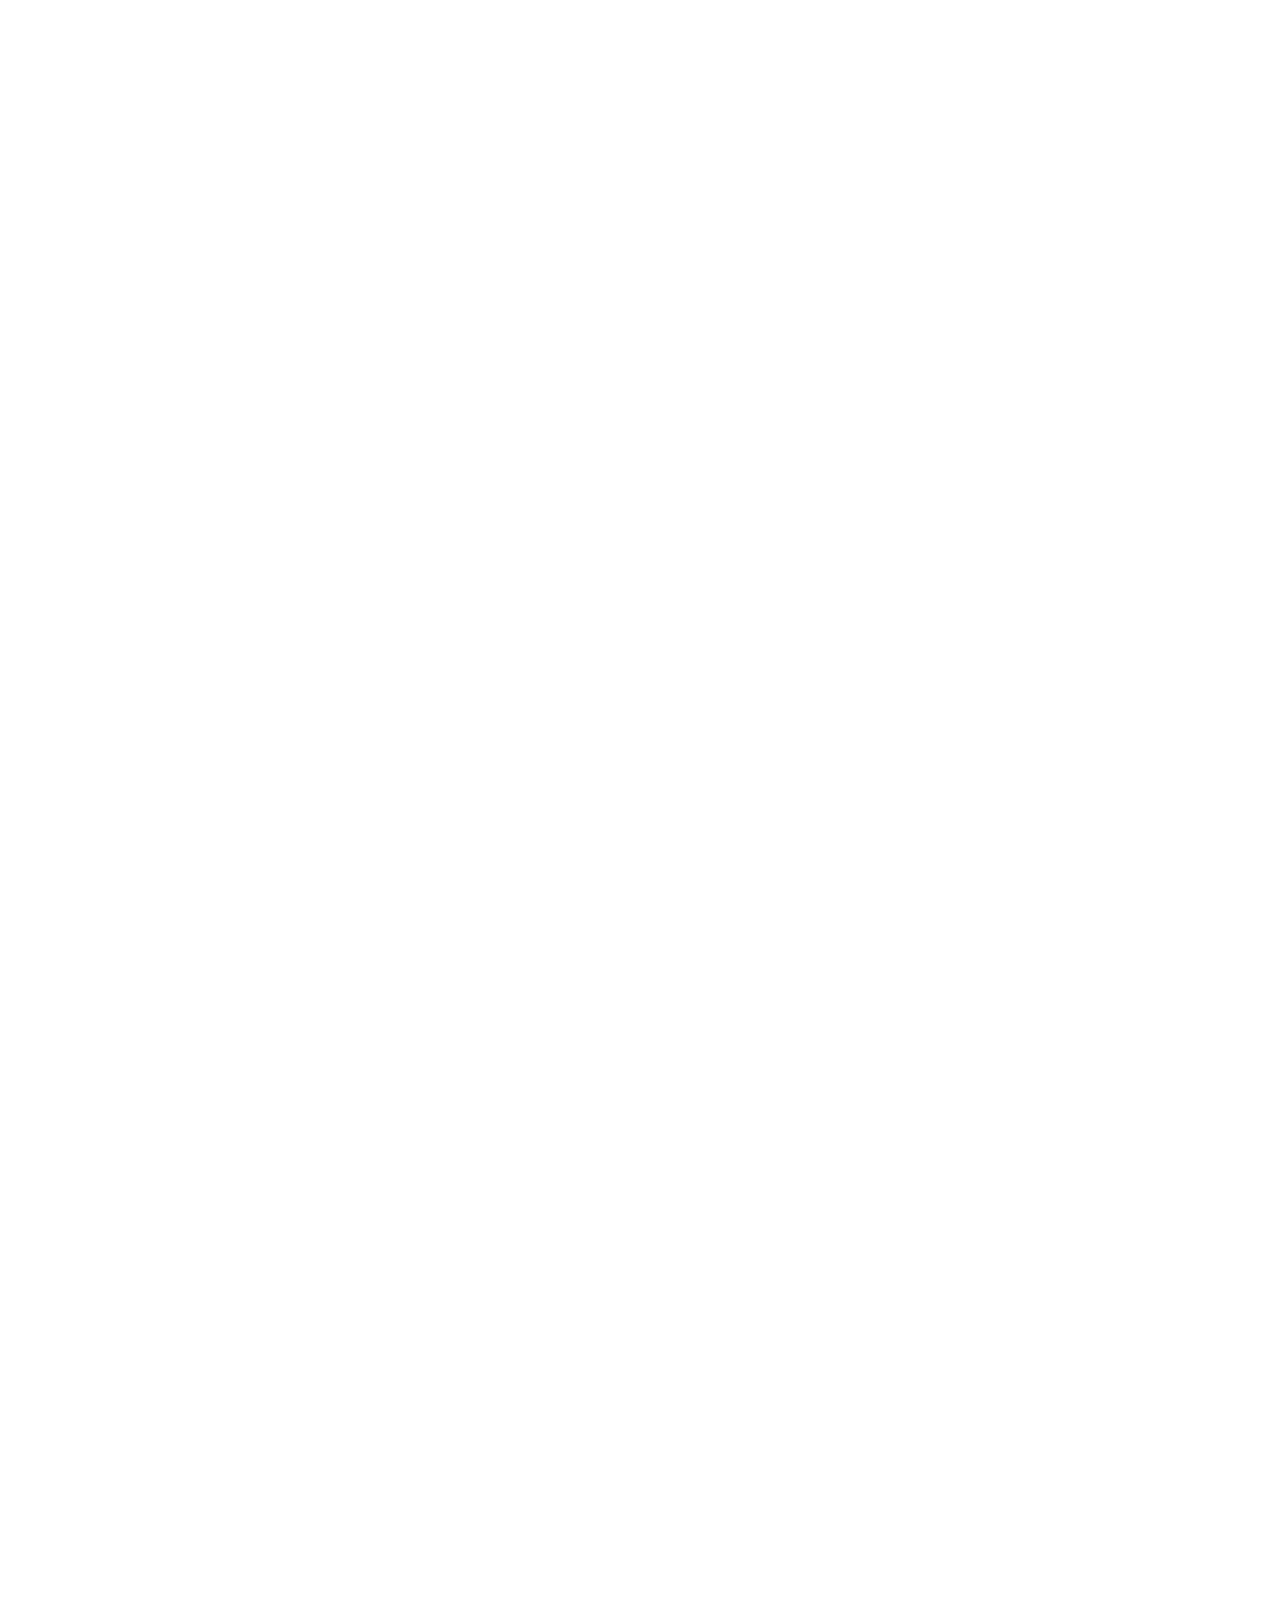
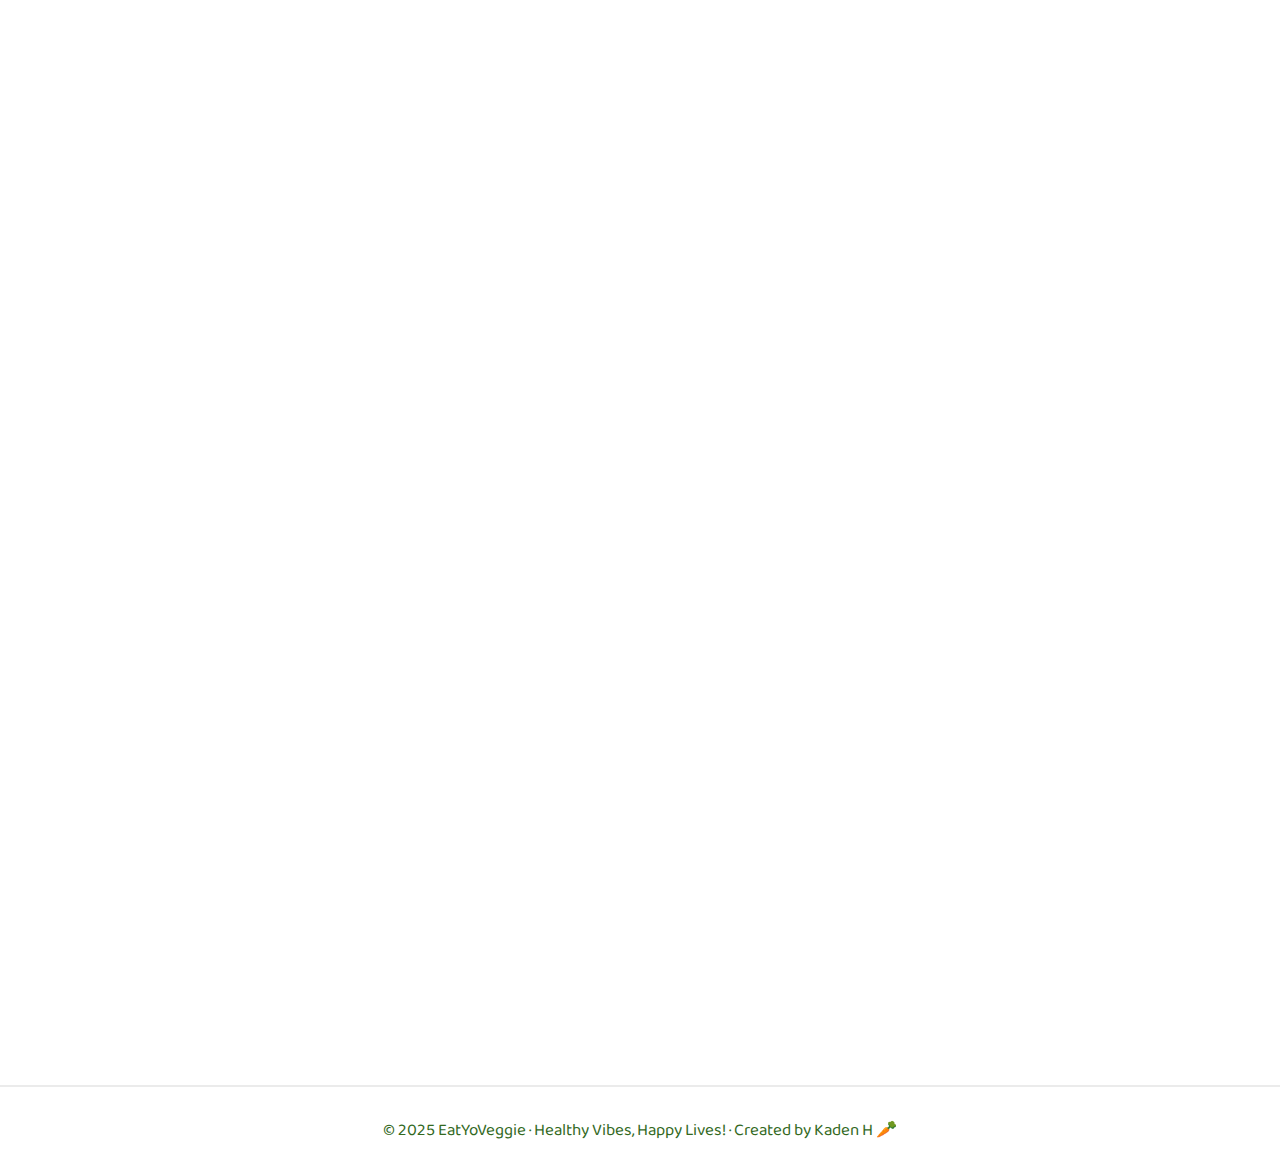
<file: learn.html>
<!DOCTYPE html>
<html lang="en">
<head>
<meta charset="UTF-8">
<meta name="viewport" content="width=device-width, initial-scale=1.0">
<title>Learn • EatYoVeggie</title>
<link rel="icon" type="image/png" href="eatyoveggielogo.png">
<link href="https://fonts.googleapis.com/css2?family=Baloo+2:wght@600;700&display=swap" rel="stylesheet">

<style>
:root {
  --text: #1B5E20;
  --muted: #33691E;
  font-size: 13px;
}

/* GLOBAL RESET */
* { box-sizing: border-box; margin: 0; padding: 0; }
body {
  font-family: 'Baloo 2', sans-serif;
  color: var(--text);
  overflow-x: hidden;
  background: white;
  background-size: 300% 300%;
  animation: bgShift 18s ease infinite;
}

@keyframes bgShift {
  0%   { background-position: 0% 50%; }
  50%  { background-position: 100% 50%; }
  100% { background-position: 0% 50%; }
}

/* NAV BAR (same as homepage) */
header {
  position: sticky;
  top: 0;
  z-index: 100;
  background: rgba(255,255,255,0.85);
  backdrop-filter: blur(8px);
  padding: 24px 10%; 
  display: flex;
  justify-content: space-between;
  align-items: center;
  border-bottom: 2px solid rgba(0,0,0,0.08);
}
.brand {
  display: flex;
  align-items: center;
  gap: 12px;
  font-weight: 700;
  font-size: 2rem;
}
.brand .cat {
  width: 56px;
  height: 56px;
  display: grid;
  place-items: center;
  font-size: 34px;
  background: linear-gradient(135deg, #FFF9D8, #FFF4A8);
  box-shadow: 0 2px 6px rgba(255, 200, 0, 0.25);
  border-radius:50%
}
nav { display: flex; gap: 34px; }
nav a {
  text-decoration: none;
  font-size: 1.3rem;
  font-weight: 600;
  color: #1B3D20;
  padding-bottom: 4px;
  position: relative;
  transition: 0.25s ease;
}
nav a::after {
  content: "";
  position: absolute;
  bottom: 0;
  left: 0;
  width: 0%;
  height: 3px;
  background: #2E7D32;
  transition: width 0.25s ease;
}
nav a:hover { color: #2E7D32; }
nav a:hover::after { width: 100%; }

/* SECTIONS */
.section {
  padding: 80px 10%;
  position: relative;
}

/* paired layout: always text left, image right */
.with-img {
  display: flex;
  align-items: center;
  justify-content: space-between;
  gap: 70px;
}

/* TEXT */
.section h2 {
  font-size: 3.2rem;
  margin-bottom: 20px;
}
.section p {
  max-width: 610px;
  color: var(--muted);
  font-size: 1.55rem;
  line-height: 1.6;
}

/* IMAGES */
.section-img {
  max-width: 550px;
  border-radius: 14px;
}

/* SCROLL ANIMATION */
.with-img img,
.section-text {
  opacity: 0;
  transform: translateY(30px);
  transition: all 1.2s ease-out;
}
.section.show img,
.section.show .section-text {
  opacity: 1;
  transform: translateY(0);
}

/* MOBILE */
@media(max-width:960px){
  .with-img { flex-direction: column; text-align: center; }
  .section-img { max-width: 90%; }
}

/* FOOTER */
footer {
  text-align: center;
  padding: 30px 0;
  color: var(--muted);
  font-size: 1.3rem;
  border-top: 2px solid rgba(0,0,0,0.08);
}
</style>
</head>

<body>

<!-- NAVIGATION -->
<header>
  <div class="brand">
    <div class="cat">🥕</div>
    EatYoVeggie
  </div>

  <nav>
    <a href="index.html">Home</a>
    <a href="learn.html">Learn</a>
    <a href="benefits.html">Benefits</a>
    <a href="fun_facts.html">Fun Facts</a>
    <a href="about_me.html">About Me</a>
    <a href="source.html">Sources</a>
  </nav>
</header>

<main>

<!-- SECTION 1 -->
<section class="section with-img">
  <div class="section-text">
    <h2>What Are Veggies?</h2>
    <p>Veggies, referring to the casual way of saying vegetables, are parts of a plant that people eat. These plant parts can be prepared in many different ways, giving them unique flavors. But aren’t you still wondering why veggies taste so bad? This is only the beginning, we've got more to cover!</p>
  </div>
  <img class="section-img" src="learn_whatare.png" alt="Veggie Mascots">
</section>

<!-- SECTION 2 -->
<section class="section with-img">
  <div class="section-text">
    <h2>Types of Veggies</h2>
    <p>Vegetables come from many different parts of a plant, including roots (such as carrots), leaves (such as lettuce), stems (such as asparagus), tubers (such as potatoes), flowers (such as broccoli), bulbs (such as onions), and even seeds (such as peas). </p>
  </div>
  <img class="section-img" src="learn_types.png" width = "800" alt="Types of Veggies">
</section>

<!-- SECTION 3 -->
<section class="section with-img">
  <div class="section-text">
    <h2>How Veggies Grow</h2>
    <p>Vegetables grow best in healthy soil with plenty of sunlight, water, and nutrients. Seeds (kind of like a package) or seedlings (plants that have recently sprouted) first develop strong roots and leaves, and gardeners (potentially you) can support the plant’s growth by watering, adding fertilizer, and using mulch to keep the soil moist. With the right care, each plant grows through its stages and eventually produces the fresh vegetables we eat.</p>
  </div>
  <img class="section-img" src="learn_grow.png" alt="How Veggies Grow">
</section>

<!-- SECTION 4 -->
<section class="section with-img">
  <div class="section-text">
    <h2>Veggies by Color</h2>
    <p>Veggies come in all colors, and each color helps your body in different ways. Green veggies like broccoli and spinach can help protect against cancer. Red veggies like tomatoes and peppers support your heart and keep your cells healthy. Orange and yellow veggies like carrots and squash are great for your eyes and immune system. Purple veggies like eggplants and purple cabbage help your brain and can protect your heart. White veggies like onions, garlic, and cauliflower help fight germs and keep your heart healthy. Eating a variety of colored vegtables helps your body stay strong, healthy, and protected from disease! </p>
  </div>
  <img class="section-img" src="learn_colors.png" alt="Veggies by Color">
</section>

<!-- SECTION 5 -->
<section class="section with-img">
  <div class="section-text">
    <h2>Why Do Veggies Taste Weird?</h2>
    <p>Some veggies taste a little weird because that’s how they protect themselves in nature. Many vegetables, like broccoli, kale, or brussels sprouts, have natural chemicals that repel bugs and animals from eating them. These chemicals can make the veggie taste a bit bitter or strong to us. Sometimes the way a vegetable grows also changes its flavor. If it gets too little water, too much sun, or grows in tough soil, it can taste sharper or more “weird” than usual. Some veggies just naturally have stronger flavors because of the type or variety they are. Even though the taste can be surprising, the same “funny flavors” often mean the veggie is packed with nutrients that help keep your body healthy.</p>
  </div>
  <img class="section-img" src="learn_taste.png" alt="Why Veggies Taste Different">
</section>

<!-- SECTION 6 -->
<section class="section with-img">
  <div class="section-text">
    <h2>What Are Nutrients?</h2>
    <p>From the last paragraph, I talked about how veggies are packed with nutrients to keep your body healthy, but what exactly are nutrients? Nutrients are important building blocks found in food that your body needs to grow, heal itself (from injuries or diseases), and stay alive. There are six main kinds of nutrients: proteins, carbohydrates, fats, vitamins, minerals, and water. Proteins help build and boost our muscles, skin, and organs. Carbohydrates and fats give our body energy so we can move, think, and grow. Vitamins and minerals are like a shield to our immune system, bones, eyes, and other important parts of our body. Water is essential to keep all these nutrients working smoothly. Without these essential nutrients, our bodies can’t properly grow, stay healthy, or fight off sickness. This is why eating vegetables and other foods full of nutrients is very important.</p>
  </div>
  <img class="section-img" src="learn_nutrients.png" alt="Nutrients in Veggies">
</section>

<!-- SECTION 7 -->
<section class="section with-img">
  <div class="section-text">
    <h2>How to Make Veggies Tasty?</h2>
    <p>In my opinion, making vegetables tasty depends on how you cook them. Using healthy seasonings, like herbs, spices, or a small amount of olive or corn oil, can add a lot of flavor without making the dish unhealthy. Remember, you don’t need to eat only vegetables; the real goal is to keep a balanced diet. Meat provides protein and other essentials, while vegetables supply vitamins, minerals, and fiber. Finding the right balance and preparing veggies in a tasty way makes eating healthy much easier and more enjoyable. But you might ask, “If meat is healthy, why can’t we just eat meat and nothing else?” This is a good question, and the answer is that meat doesn’t provide all the nutrients your body needs. While meats give you protein, iron, and other important nutrients, they don’t supply nutrients like Vitamin C, or many plant-based vitamins and minerals that help your immune system, digestion, and overall health. Vegetables fill in those gaps. Eating one type of food, even if it's healthy, leaves gaps for other major nutrients that boost your body. This is why balance is key: meat gives you strength while veggies keep your body running smoothly, and together they help you stay healthy. 
</p>
  </div>
  <img class="section-img" src="learn_tasty.png" alt="Making Veggies Tasty">
</section>

</main>

<footer>
  © 2025 EatYoVeggie · Healthy Vibes, Happy Lives! · Created by Kaden H 🥕
</footer>

<script>
const sections = document.querySelectorAll('.section');
const observer = new IntersectionObserver((entries)=>{
  entries.forEach(entry=>{
    if(entry.isIntersecting){
      entry.target.classList.add('show');
    }
  });
},{threshold:0.65});

sections.forEach(sec => observer.observe(sec));
</script>

</body>
</html>
</file>
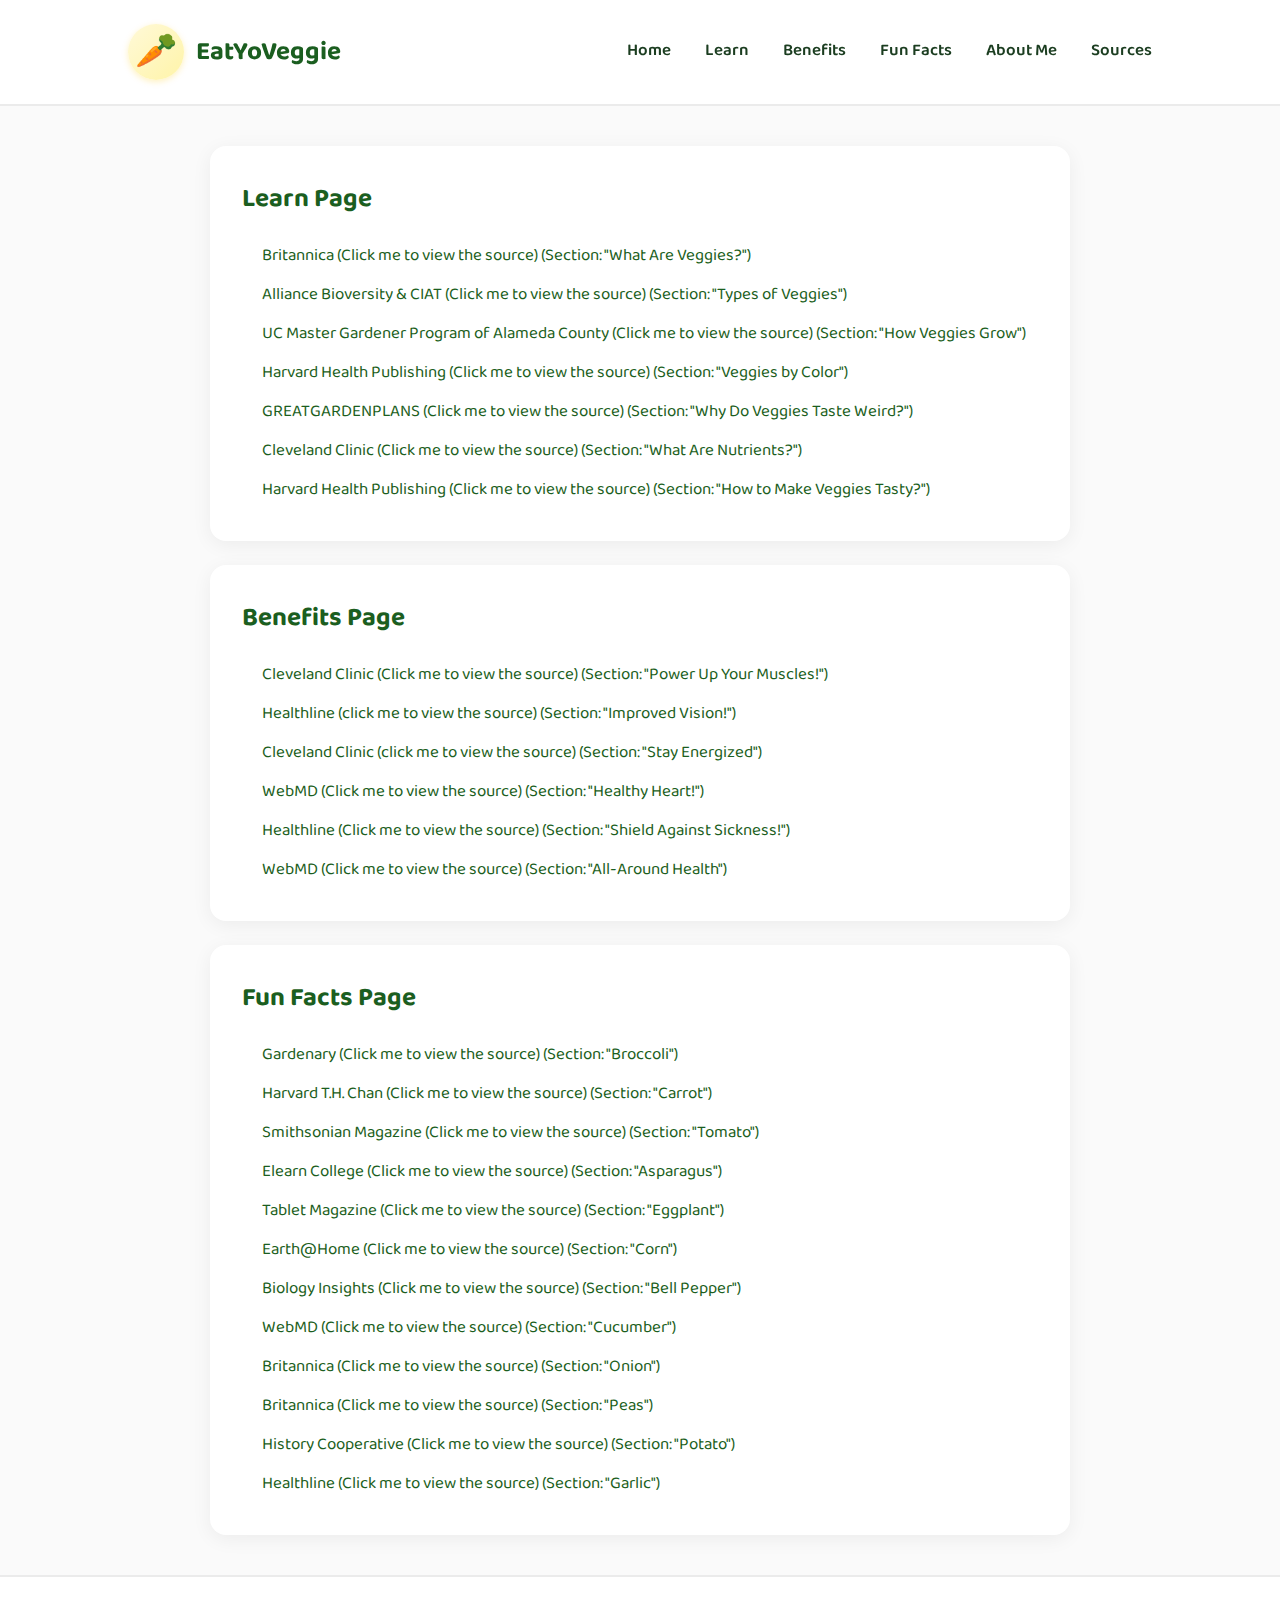
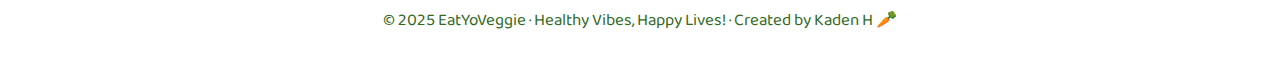
<file: source.html>
<!DOCTYPE html>
<html lang="en">
<head>
<meta charset="UTF-8">
<meta name="viewport" content="width=device-width, initial-scale=1.0">
<title>Sources • EatYoVeggie</title>
<link rel="icon" type="image/png" href="eatyoveggielogo.png">
<link href="https://fonts.googleapis.com/css2?family=Baloo+2:wght@600;700&display=swap" rel="stylesheet">

<style>
:root {
  --text: #1B5E20;
  --muted: #33691E;
  font-size: 13px;
}

* { box-sizing: border-box; margin: 0; padding: 0; }
body {
  font-family: 'Baloo 2', sans-serif;
  color: var(--text);
  background: #fafafa;
  overflow-x: hidden;
}

header {
  position: sticky;
  top: 0;
  z-index: 100;
  background: rgba(255,255,255,0.85);
  backdrop-filter: blur(8px);
  padding: 24px 10%; 
  display: flex;
  justify-content: space-between;
  align-items: center;
  border-bottom: 2px solid rgba(0,0,0,0.08);
}

.brand {
  display: flex;
  align-items: center;
  gap: 12px;
  font-weight: 700;
  font-size: 2rem;
}
.brand .cat {
  width: 56px;
  height: 56px;
  display: grid;
  place-items: center;
  font-size: 34px;
  background: linear-gradient(135deg, #FFF9D8, #FFF4A8);
  box-shadow: 0 2px 6px rgba(255, 200, 0, 0.25);
  border-radius:50%
}

nav { display: flex; gap: 34px; }
nav a {
  text-decoration: none;
  font-size: 1.3rem;
  font-weight: 600;
  color: #1B3D20;
  padding-bottom: 4px;
  position: relative;
  transition: 0.25s ease;
}
nav a::after {
  content: "";
  position: absolute;
  bottom: 0;
  left: 0;
  width: 0%;
  height: 3px;
  background: #2E7D32;
  transition: width 0.25s ease;
}
nav a:hover { color: #2E7D32; }
nav a:hover::after { width: 100%; }

main {
  max-width: 900px;
  margin: 40px auto;
  padding: 0 20px;
}

section {
  background: white;
  border-radius: 16px;
  padding: 32px;
  margin-bottom: 24px;
  box-shadow: 0 4px 20px rgba(0,0,0,0.06);
}

section h2 {
  font-size: 2rem;
  margin-bottom: 16px;
  color: var(--text);
}

section ul {
  list-style: none;
  padding-left: 20px;
}

section ul li {
  padding: 6px 0;
  font-size: 1.3rem;
}

section ul li a {
  text-decoration: none;
  color: #1B5E20;
}
section ul li a:hover {
  text-decoration: underline;
}

footer {
  text-align: center;
  padding: 30px 0;
  color: var(--muted);
  font-size: 1.3rem;
  border-top: 2px solid rgba(0,0,0,0.08);
  background: white;
}

@media(max-width:768px){
  nav { flex-direction: column; gap: 16px; margin-top: 12px; }
}
</style>
</head>

<body>

<header>
  <div class="brand">
    <div class="cat">🥕</div>
    EatYoVeggie
  </div>

  <nav>
    <a href="index.html">Home</a>
    <a href="learn.html">Learn</a>
    <a href="benefits.html">Benefits</a>
    <a href="fun_facts.html">Fun Facts</a>
    <a href="about_me.html">About Me</a>
    <a href="sources.html">Sources</a>
  </nav>
</header>

<main>

<section>
  <h2>Learn Page</h2>
  <ul>
    <li><a href="https://www.britannica.com/topic/vegetable" target="_blank">Britannica (Click me to view the source) (Section: "What Are Veggies?")</a></li>
    <li><a href="https://alliancebioversityciat.org/stories/how-many-types-vegetables-are-there-complete-guide" target="_blank">Alliance Bioversity & CIAT (Click me to view the source) (Section: "Types of Veggies")</a></li>
    <li><a href="https://ucanr.edu/site/uc-master-gardener-program-alameda-county/guide-growing-vegetables-beginning-gardeners" target="_blank">UC Master Gardener Program of Alameda County (Click me to view the source) (Section: "How Veggies Grow")</a></li>
    <li><a href="https://www.health.harvard.edu/blog/phytonutrients-paint-your-plate-with-the-colors-of-the-rainbow-2019042516501?" target="_blank">Harvard Health Publishing (Click me to view the source) (Section: "Veggies by Color")</a></li>
    <li><a href="https://greatgardenplans.com/why-are-my-garden-vegetables-bitter/" target="_blank">GREATGARDENPLANS (Click me to view the source) (Section: "Why Do Veggies Taste Weird?")</a></li>
    <li><a href="https://my.clevelandclinic.org/health/articles/nutrition" target="_blank">Cleveland Clinic (Click me to view the source) (Section: "What Are Nutrients?")</a></li>
    <li><a href="https://www.health.harvard.edu/blog/what-is-a-plant-based-diet-and-why-should-you-try-it-2018092614760" target="_blank">Harvard Health Publishing (Click me to view the source) (Section: "How to Make Veggies Tasty?")</a></li>
  </ul>
</section>

<section>
  <h2>Benefits Page</h2>
  <ul>
    <li><a href="https://health.clevelandclinic.org/broccoli-benefits" target="_blank">Cleveland Clinic (Click me to view the source) (Section: "Power Up Your Muscles!")</a></li>
    <li><a href="https://www.healthline.com/nutrition/foods/carrots#vitamins-minerals" target="_blank">Healthline (click me to view the source) (Section: "Improved Vision!")</a></li>
    <li><a href="https://health.clevelandclinic.org/benefits-of-spinach" target="_blank">Cleveland Clinic (click me to view the source) (Section: "Stay Energized")</a></li>
    <li><a href="https://www.webmd.com/food-recipes/ss/slideshow-tomato-health-benefits" target="_blank">WebMD (Click me to view the source) (Section: "Healthy Heart!")</a></li>
    <li><a href="https://www.healthline.com/nutrition/green-pepper-benefits" target="_blank">Healthline (Click me to view the source) (Section: "Shield Against Sickness!")</a></li>
    <li><a href="https://www.webmd.com/diet/health-benefits-vegetables" target="_blank">WebMD (Click me to view the source) (Section: "All-Around Health")</a></li>
  </ul>
</section>

<section>
  <h2>Fun Facts Page</h2>
  <ul>
    <li><a href="https://www.gardenary.com/blog/things-you-didnt-know-about-broccoli" target="_blank">Gardenary (Click me to view the source) (Section: "Broccoli")</a></li>
    <li><a href="https://nutritionsource.hsph.harvard.edu/what-should-you-eat/vegetables-and-fruits/" target="_blank">Harvard T.H. Chan (Click me to view the source) (Section: "Carrot")</a></li>
    <li><a href="https://www.smithsonianmag.com/history/how-the-misrepresentation-of-tomatoes-as-stinking-poison-apples-that-provoked-vomiting-made-people-afraid-of-them-for-more-than-200-years-863735/" target="_blank">Smithsonian Magazine (Click me to view the source) (Section: "Tomato")</a></li>
    <li><a href="https://elearncollege.com/nutrition-and-diet/asparagus-and-your-guide-to-health/" target="_blank">Elearn College (Click me to view the source) (Section: "Asparagus")</a></li>
    <li><a href="https://www.tabletmag.com/sections/food/articles/eggplant-stigma-staple-sephardic-food" target="_blank">Tablet Magazine (Click me to view the source) (Section: "Eggplant")</a></li>
    <li><a href="https://evolution.earthathome.org/grasses/andropogoneae/maize-domestication/" target="_blank">Earth@Home (Click me to view the source) (Section: "Corn")</a></li>
    <li><a href="https://biologyinsights.com/is-a-pepper-a-fruit-or-a-vegetable/" target="_blank">Biology Insights (Click me to view the source) (Section: "Bell Pepper")</a></li>
    <li><a href="https://www.webmd.com/food-recipes/cucumber-health-benefits" target="_blank">WebMD (Click me to view the source) (Section: "Cucumber")</a></li>
    <li><a href="https://www.britannica.com/story/why-do-onions-make-you-cry" target="_blank">Britannica (Click me to view the source) (Section: "Onion")</a></li>
    <li><a href="https://www.britannica.com/plant/pea" target="_blank">Britannica (Click me to view the source) (Section: "Peas")</a></li>
    <li><a href="https://historycooperative.org/origin-of-french-fries/" target="_blank">History Cooperative (Click me to view the source) (Section: "Potato")</a></li>
    <li><a href="https://www.healthline.com/nutrition/11-proven-health-benefits-of-garlic" target="_blank">Healthline (Click me to view the source) (Section: "Garlic")</a></li>
  </ul>
</section>

</main>

<footer>
  © 2025 EatYoVeggie · Healthy Vibes, Happy Lives! · Created by Kaden H 🥕
</footer>

</body>
</html>
</file>
